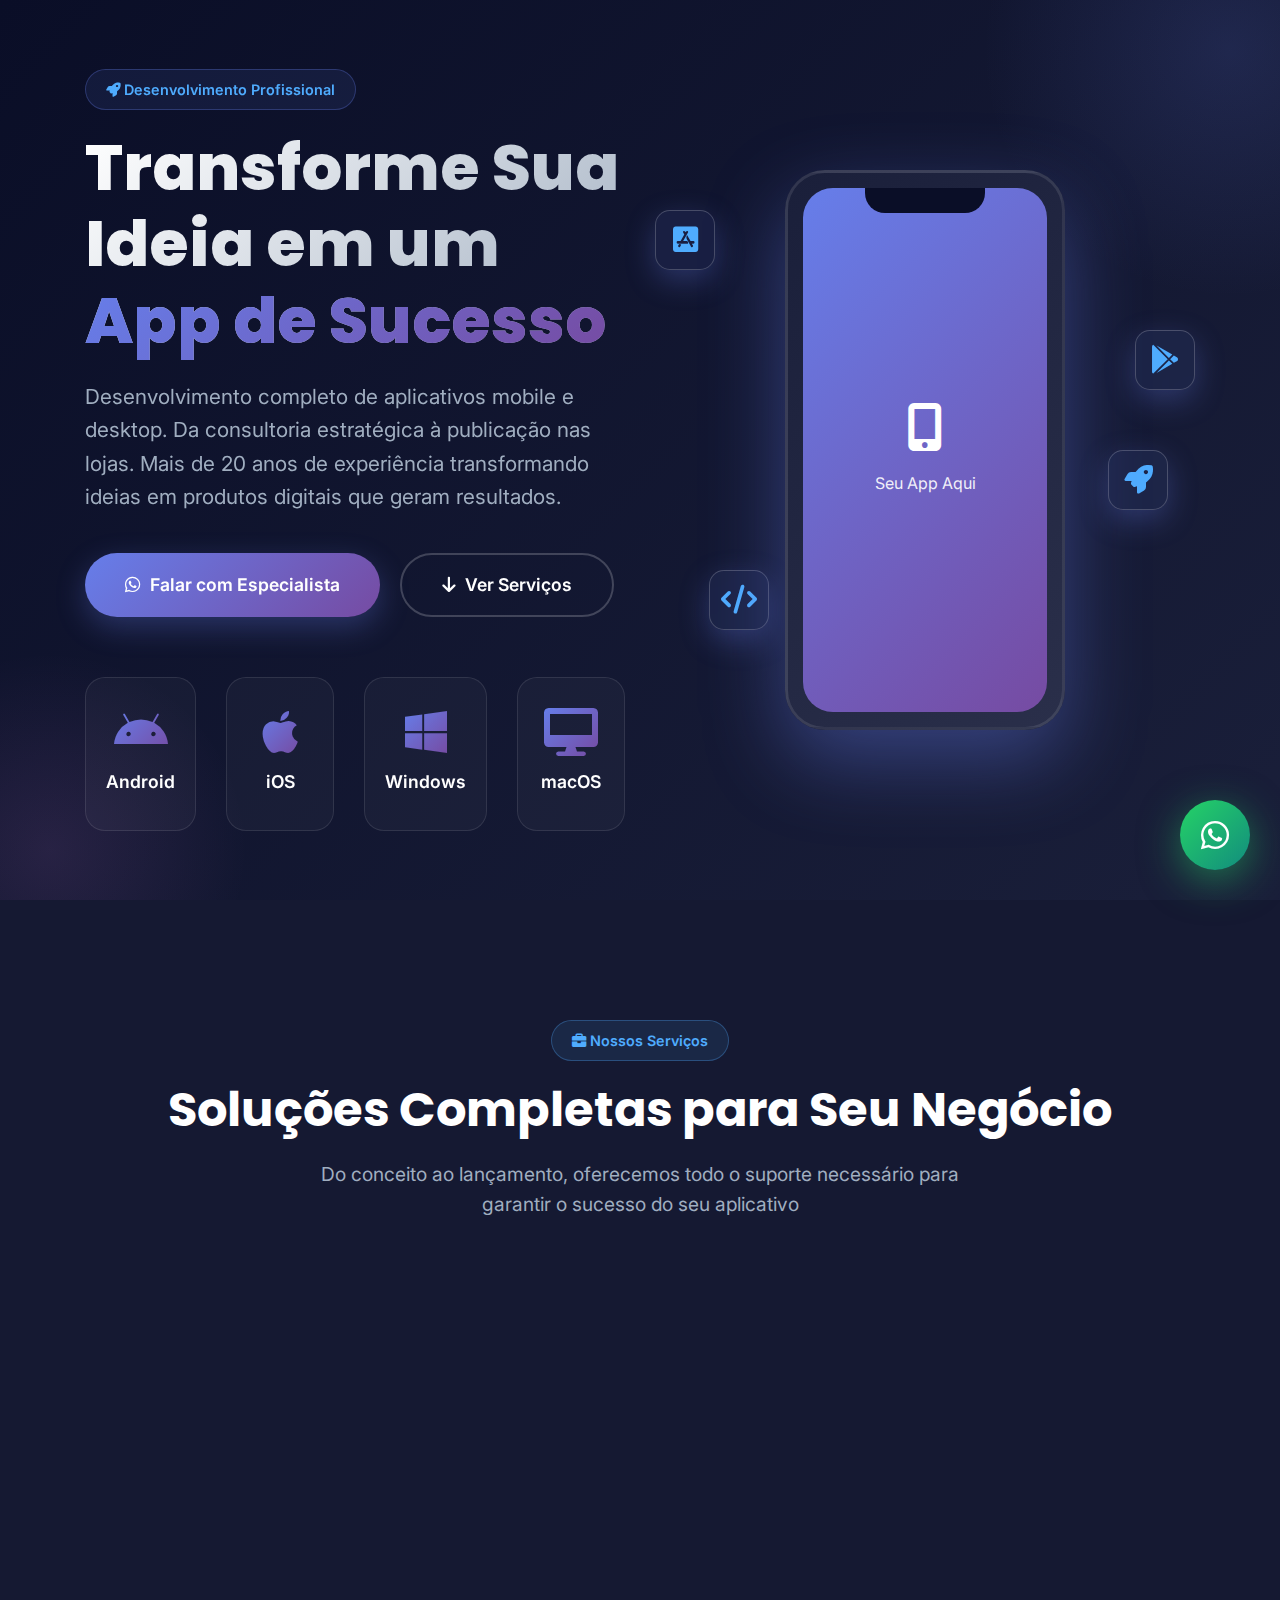
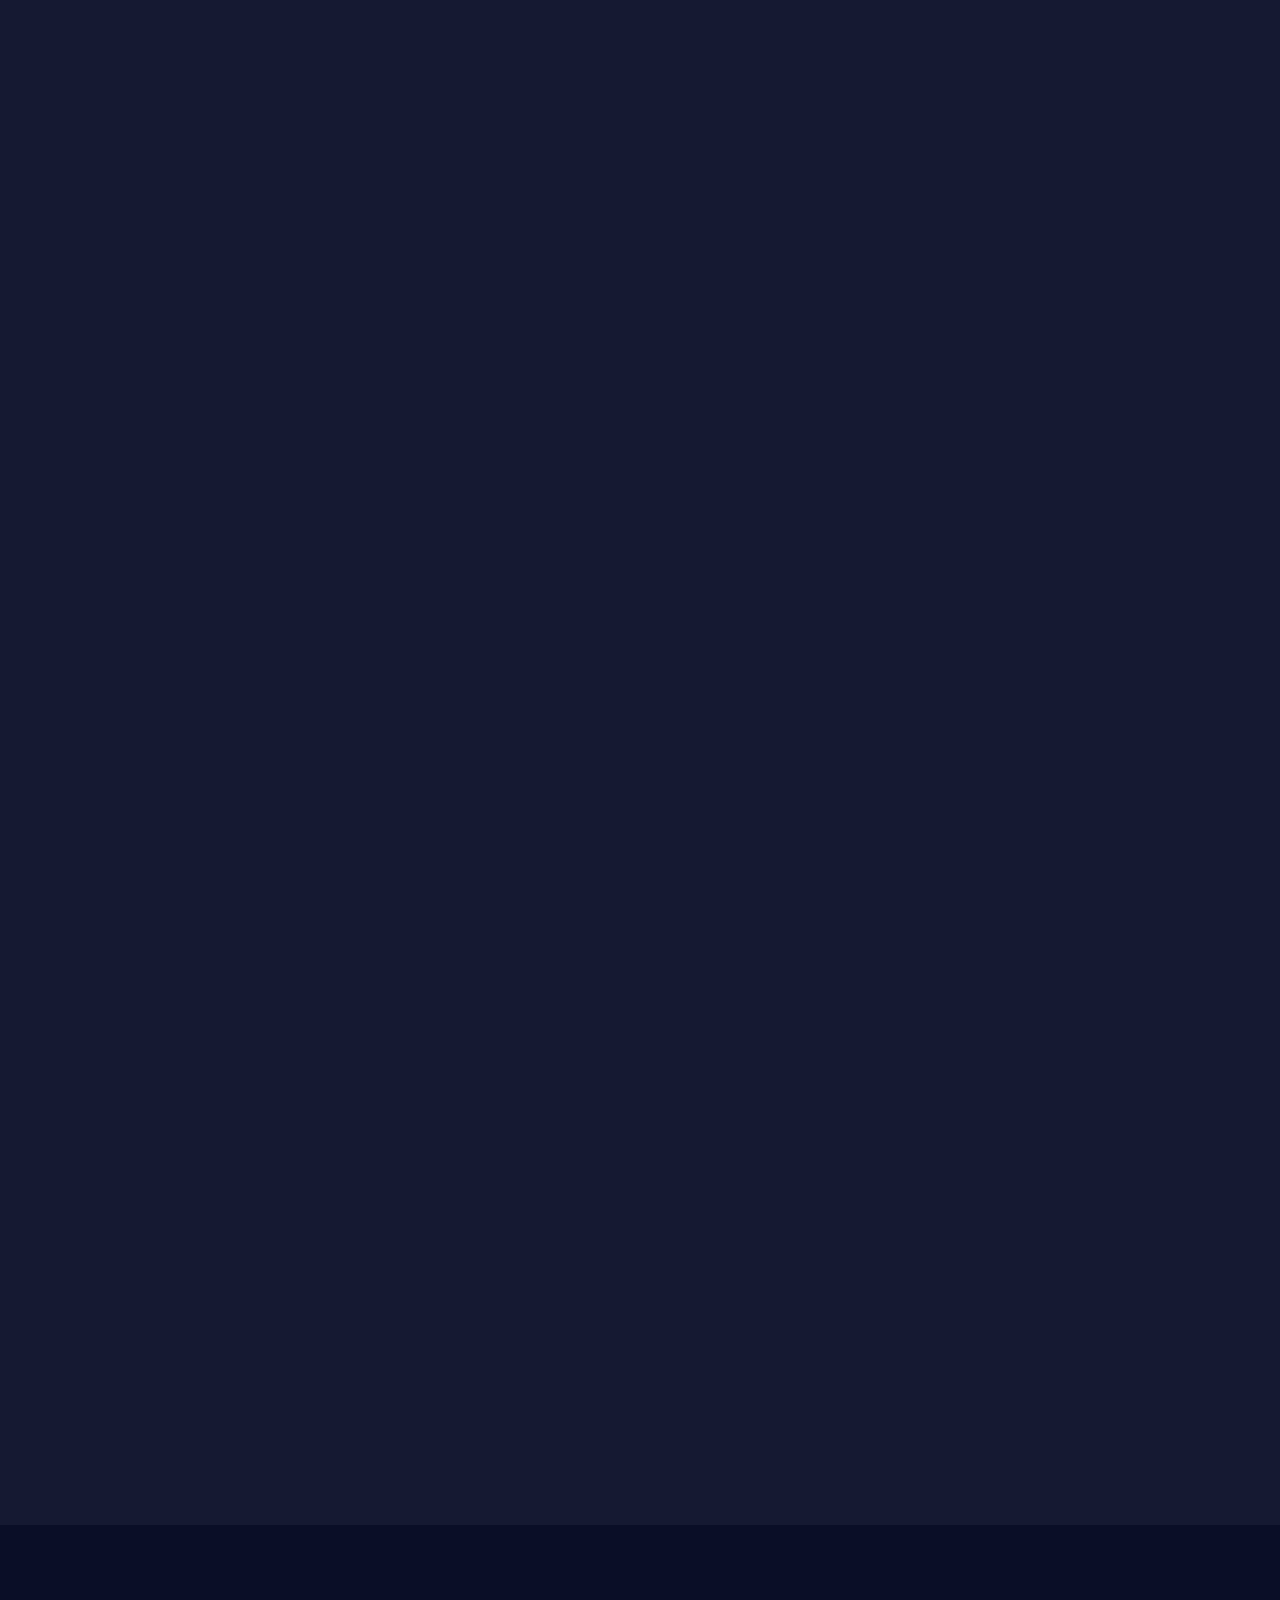
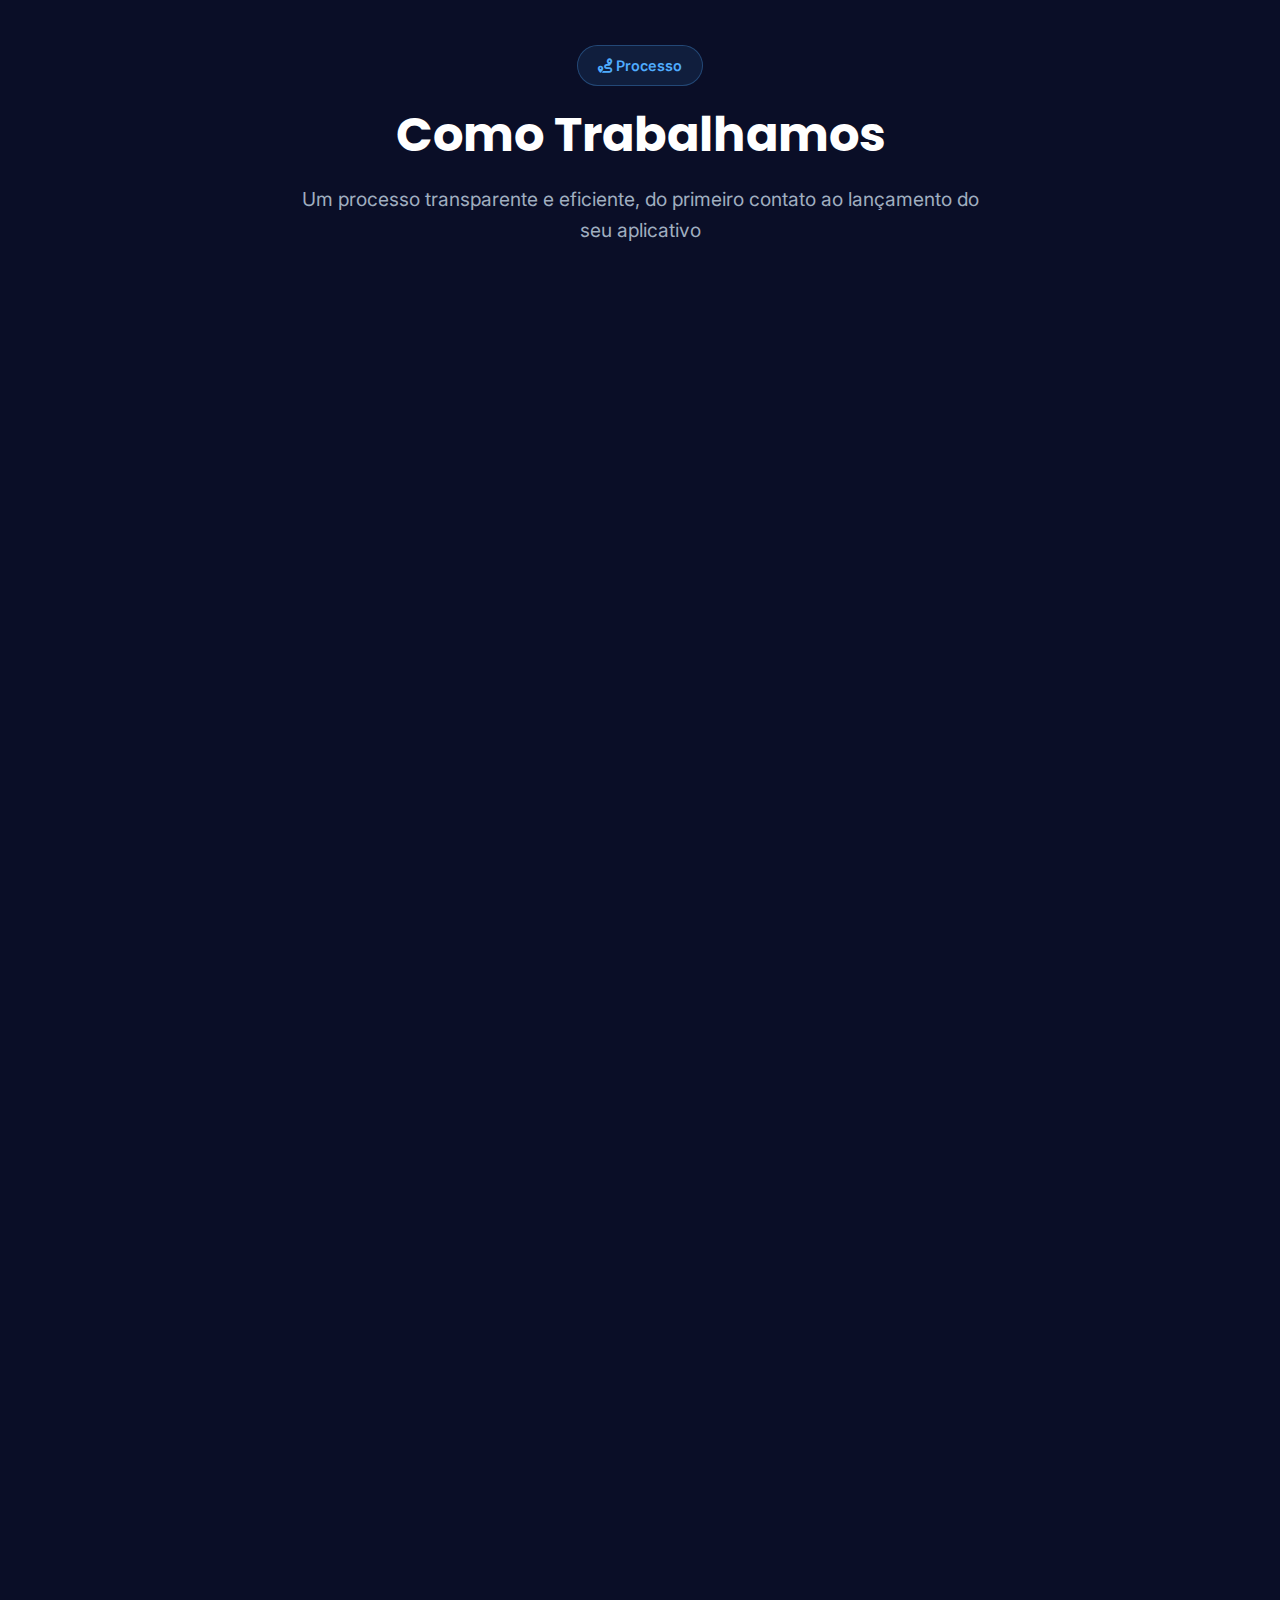
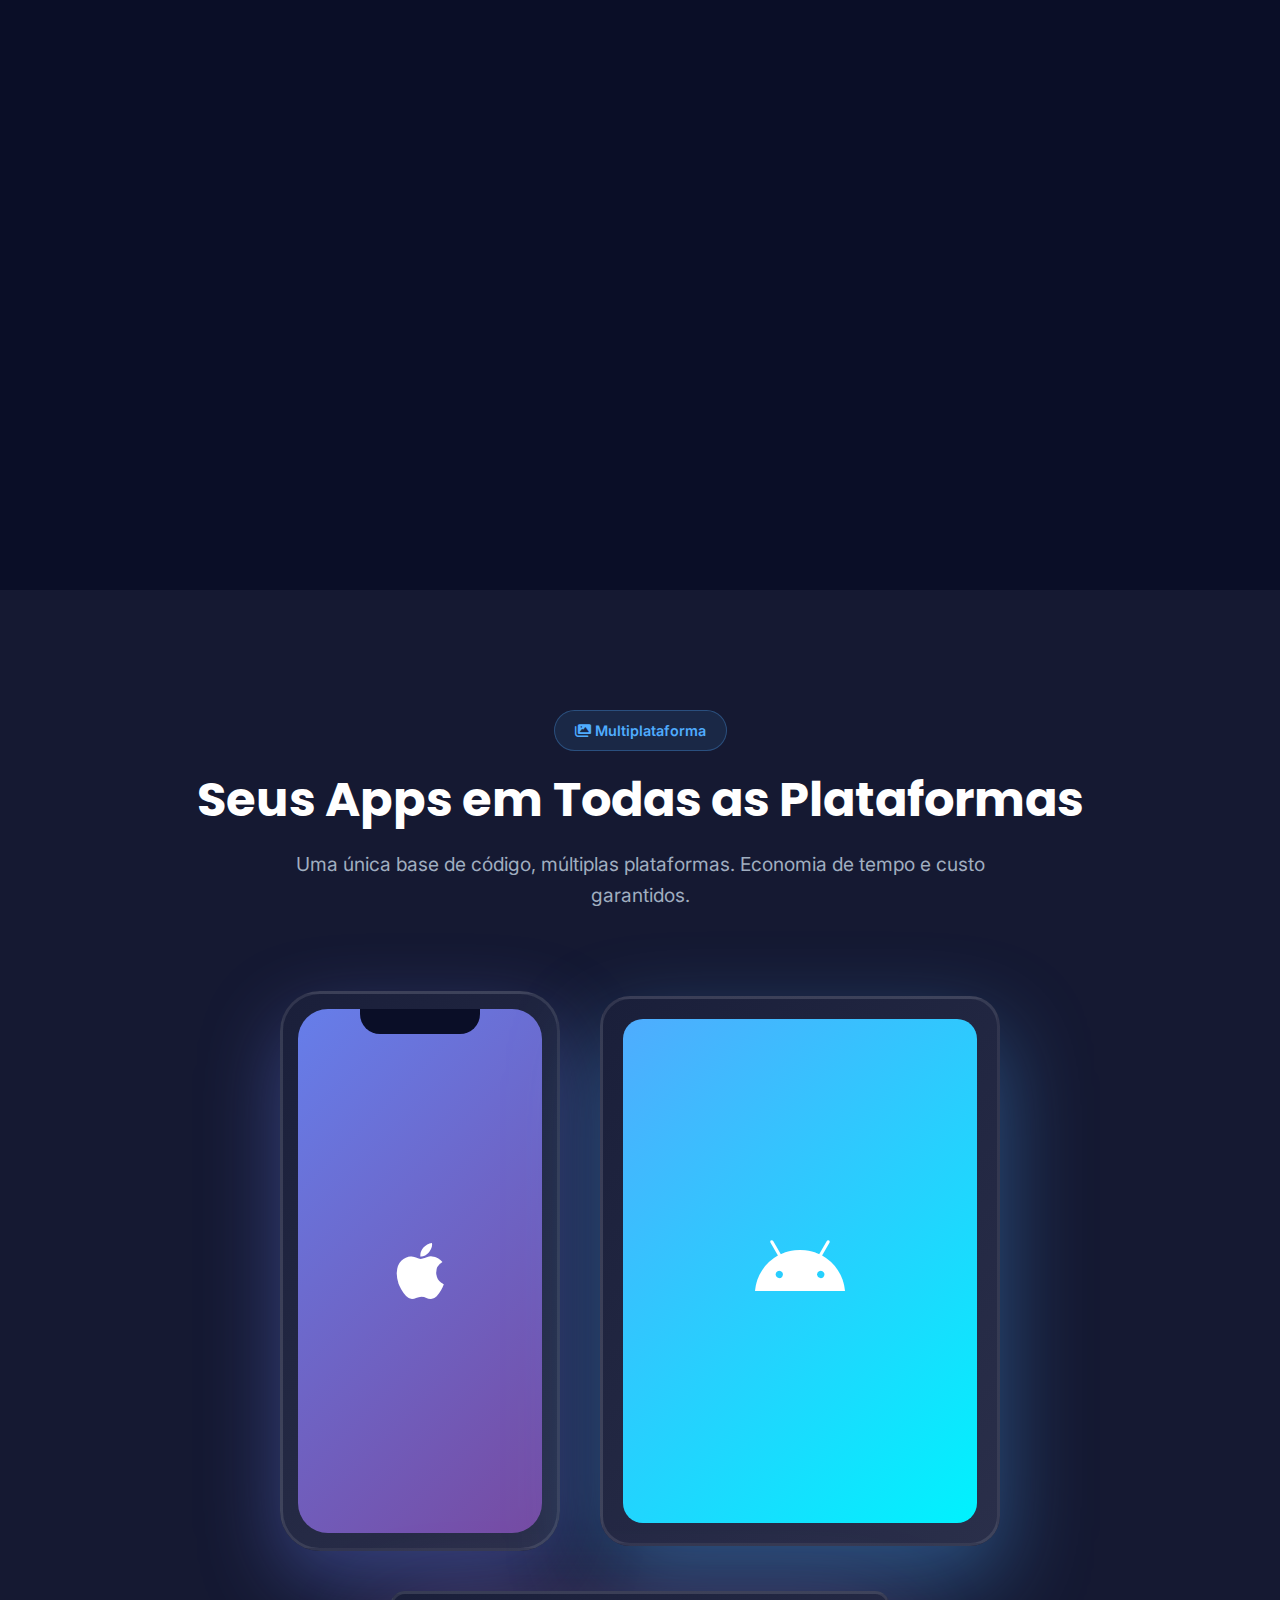
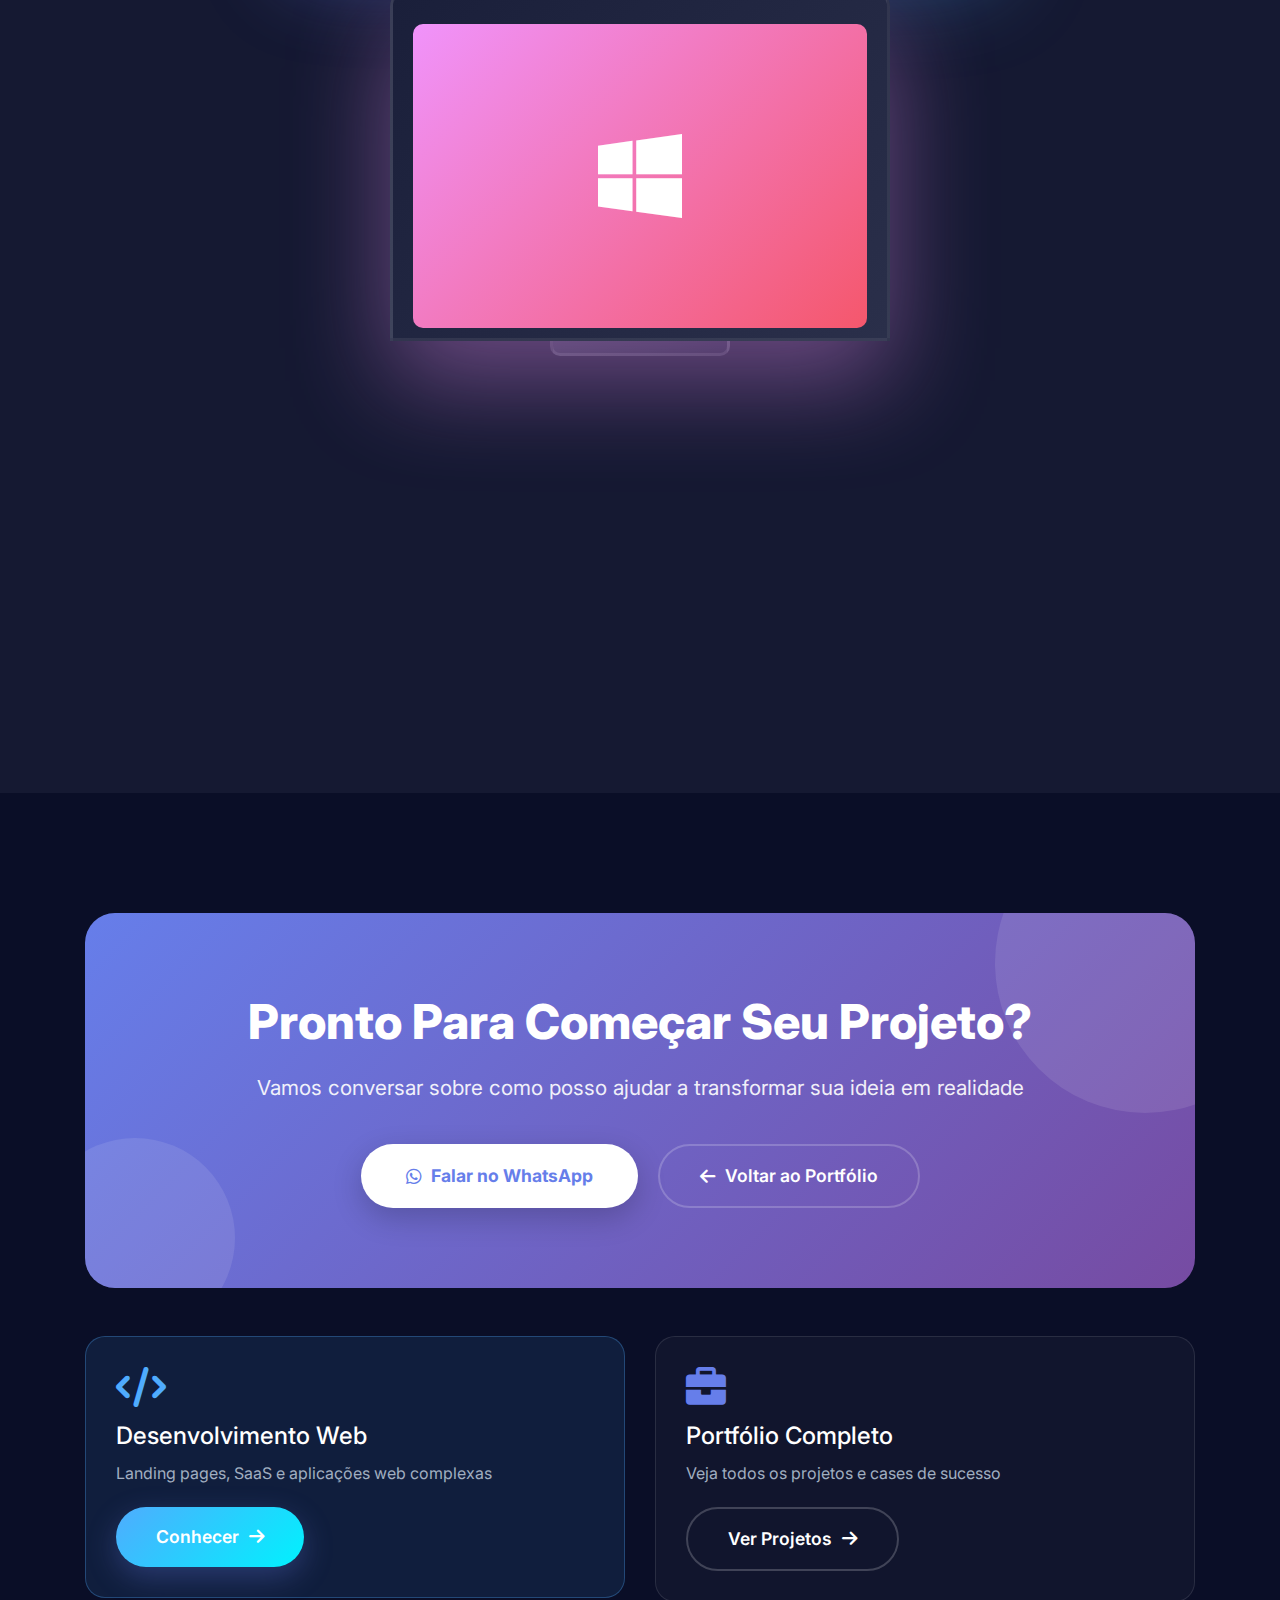
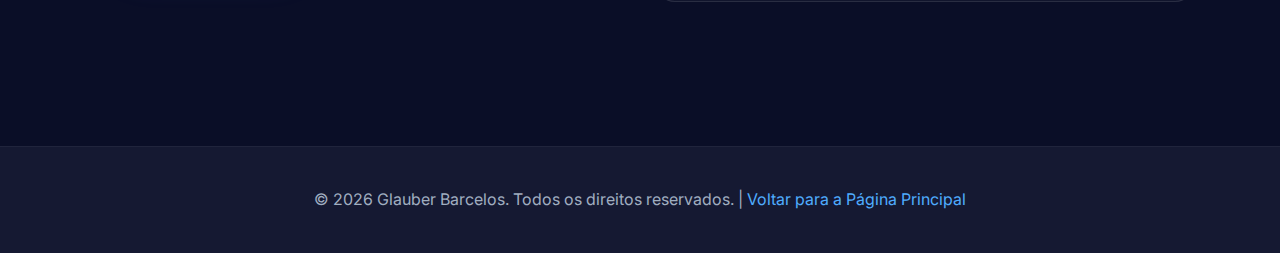
<file: desenvolvimento-mobile-desktop.html>
<!DOCTYPE html>
<html lang="pt-BR">
<head>
    <meta charset="UTF-8">
    <meta name="viewport" content="width=device-width, initial-scale=1.0">
    <title>Desenvolvimento .NET MAUI: Apps iOS, Android e Desktop | Glauber Barcelos</title>
    
    <!-- SEO Meta Tags -->
    <meta name="description" content="Crie seu app para iOS e Android com .NET MAUI. Engenheiro Senior com 20+ anos: da concepção à publicação na App Store e Google Play. Consultoria e desenvolvimento completo, remoto no Brasil.">
    <meta name="keywords" content="desenvolvimento .net maui, app ios android, aplicativo desktop windows macos, publicação app store google play, consultoria mobile, freelancer .net maui">
    <link rel="canonical" href="https://glauberbarcelos.com.br/desenvolvimento-mobile-desktop.html">
    
    <!-- Open Graph -->
    <meta property="og:title" content="Desenvolvimento .NET MAUI: Apps iOS, Android e Desktop | Glauber Barcelos">
    <meta property="og:description" content="Crie seu app para iOS e Android com .NET MAUI. Da concepção à publicação nas lojas. Engenheiro Senior com 20+ anos de experiência.">
    <meta property="og:type" content="website">
    <meta property="og:url" content="https://glauberbarcelos.com.br/desenvolvimento-mobile-desktop.html">
    <meta property="og:image" content="https://glauberbarcelos.com.br/img/glauber.jpeg">

    <!-- Google Analytics 4
         Substitua G-XXXXXXXXXX pelo seu Measurement ID após criar a propriedade em analytics.google.com
    -->
    <!--
    <script async src="https://www.googletagmanager.com/gtag/js?id=G-XXXXXXXXXX"></script>
    <script>
        window.dataLayer = window.dataLayer || [];
        function gtag(){dataLayer.push(arguments);}
        gtag('js', new Date());
        gtag('config', 'G-XXXXXXXXXX');
    </script>
    -->

    <!-- Schema.org JSON-LD -->
    <script type="application/ld+json">
    {
      "@context": "https://schema.org",
      "@graph": [
        {
          "@type": "Service",
          "@id": "https://glauberbarcelos.com.br/desenvolvimento-mobile-desktop.html#service",
          "name": "Desenvolvimento Mobile & Desktop com .NET MAUI",
          "description": "Desenvolvimento profissional de aplicativos iOS e Android com .NET MAUI. Cobertura completa: concepção, desenvolvimento, publicação na App Store e Google Play. Windows e macOS também suportados.",
          "provider": {
            "@type": "Person",
            "name": "Glauber Barcelos",
            "url": "https://glauberbarcelos.com.br/"
          },
          "serviceType": "Desenvolvimento de Aplicativos Mobile",
          "areaServed": { "@type": "Country", "name": "Brasil" },
          "url": "https://glauberbarcelos.com.br/desenvolvimento-mobile-desktop.html"
        },
        {
          "@type": "BreadcrumbList",
          "itemListElement": [
            { "@type": "ListItem", "position": 1, "name": "Início", "item": "https://glauberbarcelos.com.br/" },
            { "@type": "ListItem", "position": 2, "name": "Desenvolvimento Mobile & Desktop", "item": "https://glauberbarcelos.com.br/desenvolvimento-mobile-desktop.html" }
          ]
        }
      ]
    }
    </script>
    
    <!-- Styles -->
    <link rel="stylesheet" href="https://stackpath.bootstrapcdn.com/bootstrap/4.5.2/css/bootstrap.min.css">
    <link rel="stylesheet" href="https://cdnjs.cloudflare.com/ajax/libs/font-awesome/6.0.0/css/all.min.css">
    <link href="https://fonts.googleapis.com/css2?family=Poppins:wght@300;400;500;600;700;800;900&family=Inter:wght@300;400;500;600;700;800&display=swap" rel="stylesheet">
    
    <style>
        :root {
            --primary-gradient: linear-gradient(135deg, #667eea 0%, #764ba2 100%);
            --secondary-gradient: linear-gradient(135deg, #f093fb 0%, #f5576c 100%);
            --tech-gradient: linear-gradient(135deg, #4facfe 0%, #00f2fe 100%);
            --success-gradient: linear-gradient(135deg, #43e97b 0%, #38f9d7 100%);
            --dark-bg: #0a0e27;
            --dark-surface: #151932;
            --card-bg: #1a1f3a;
            --text-primary: #ffffff;
            --text-secondary: #a0aec0;
            --accent-blue: #4facfe;
            --accent-purple: #667eea;
            --accent-pink: #f093fb;
        }

        * {
            margin: 0;
            padding: 0;
            box-sizing: border-box;
        }

        body {
            font-family: 'Inter', sans-serif;
            background: var(--dark-bg);
            color: var(--text-primary);
            overflow-x: hidden;
            line-height: 1.6;
        }

        /* Hero Section */
        .hero-section {
            min-height: 100vh;
            display: flex;
            align-items: center;
            position: relative;
            overflow: hidden;
            background: linear-gradient(135deg, #0a0e27 0%, #1a1f3a 100%);
        }

        .hero-section::before {
            content: '';
            position: absolute;
            width: 500px;
            height: 500px;
            background: radial-gradient(circle, rgba(102, 126, 234, 0.15) 0%, transparent 70%);
            top: -200px;
            right: -200px;
            border-radius: 50%;
            animation: float 20s infinite ease-in-out;
        }

        .hero-section::after {
            content: '';
            position: absolute;
            width: 400px;
            height: 400px;
            background: radial-gradient(circle, rgba(240, 147, 251, 0.1) 0%, transparent 70%);
            bottom: -150px;
            left: -150px;
            border-radius: 50%;
            animation: float 15s infinite ease-in-out reverse;
        }

        @keyframes float {
            0%, 100% { transform: translate(0, 0) scale(1); }
            50% { transform: translate(50px, 50px) scale(1.1); }
        }

        .hero-content {
            position: relative;
            z-index: 2;
        }

        .hero-badge {
            display: inline-block;
            padding: 8px 20px;
            background: rgba(102, 126, 234, 0.1);
            border: 1px solid rgba(102, 126, 234, 0.3);
            border-radius: 50px;
            color: var(--accent-blue);
            font-size: 0.9rem;
            font-weight: 600;
            margin-bottom: 20px;
            animation: slideDown 0.8s ease-out;
        }

        .hero-title {
            font-family: 'Poppins', sans-serif;
            font-size: 4rem;
            font-weight: 800;
            line-height: 1.2;
            margin-bottom: 20px;
            background: linear-gradient(135deg, #ffffff 0%, #a0aec0 100%);
            -webkit-background-clip: text;
            -webkit-text-fill-color: transparent;
            animation: slideUp 0.8s ease-out 0.2s both;
        }

        .hero-title .gradient-text {
            background: var(--primary-gradient);
            -webkit-background-clip: text;
            -webkit-text-fill-color: transparent;
            display: inline-block;
        }

        .hero-description {
            font-size: 1.3rem;
            color: var(--text-secondary);
            margin-bottom: 40px;
            max-width: 600px;
            animation: slideUp 0.8s ease-out 0.4s both;
        }

        .hero-cta {
            display: flex;
            gap: 20px;
            flex-wrap: wrap;
            animation: slideUp 0.8s ease-out 0.6s both;
        }

        .btn-primary-custom {
            padding: 16px 40px;
            background: var(--primary-gradient);
            color: white;
            border: none;
            border-radius: 50px;
            font-weight: 600;
            font-size: 1.1rem;
            cursor: pointer;
            transition: all 0.3s ease;
            text-decoration: none;
            display: inline-flex;
            align-items: center;
            gap: 10px;
            box-shadow: 0 10px 30px rgba(102, 126, 234, 0.3);
        }

        .btn-primary-custom:hover {
            transform: translateY(-3px);
            box-shadow: 0 15px 40px rgba(102, 126, 234, 0.4);
            color: white;
            text-decoration: none;
        }

        .btn-secondary-custom {
            padding: 16px 40px;
            background: transparent;
            color: white;
            border: 2px solid rgba(255, 255, 255, 0.2);
            border-radius: 50px;
            font-weight: 600;
            font-size: 1.1rem;
            cursor: pointer;
            transition: all 0.3s ease;
            text-decoration: none;
            display: inline-flex;
            align-items: center;
            gap: 10px;
        }

        .btn-secondary-custom:hover {
            border-color: var(--accent-purple);
            background: rgba(102, 126, 234, 0.1);
            transform: translateY(-3px);
            color: white;
            text-decoration: none;
        }

        .hero-image {
            position: relative;
            animation: slideLeft 0.8s ease-out 0.4s both;
            display: flex;
            justify-content: center;
            align-items: center;
            min-height: 600px;
        }

        .floating-device {
            position: relative;
            z-index: 2;
            animation: float 6s ease-in-out infinite;
        }

        @keyframes float {
            0%, 100% {
                transform: translateY(0px) rotate(-5deg);
            }
            50% {
                transform: translateY(-30px) rotate(5deg);
            }
        }

        .floating-icons {
            position: absolute;
            top: 0;
            left: 0;
            width: 100%;
            height: 100%;
            pointer-events: none;
        }

        .float-icon {
            position: absolute;
            width: 60px;
            height: 60px;
            background: rgba(102, 126, 234, 0.1);
            backdrop-filter: blur(10px);
            border: 1px solid rgba(255, 255, 255, 0.2);
            border-radius: 15px;
            display: flex;
            align-items: center;
            justify-content: center;
            font-size: 1.8rem;
            color: var(--accent-blue);
            animation: float-icon 4s ease-in-out infinite;
            box-shadow: 0 10px 30px rgba(102, 126, 234, 0.3);
        }

        @keyframes float-icon {
            0%, 100% {
                transform: translateY(0px) rotate(0deg);
            }
            50% {
                transform: translateY(-20px) rotate(10deg);
            }
        }

        .hero-image img {
            max-width: 100%;
            height: auto;
            filter: drop-shadow(0 20px 60px rgba(102, 126, 234, 0.3));
        }

        /* Platform Icons */
        .platform-icons {
            display: grid;
            grid-template-columns: repeat(4, 1fr);
            gap: 30px;
            margin-top: 60px;
            animation: slideUp 0.8s ease-out 0.8s both;
        }

        .platform-icon {
            text-align: center;
            padding: 30px 20px;
            background: rgba(255, 255, 255, 0.03);
            border: 1px solid rgba(255, 255, 255, 0.1);
            border-radius: 20px;
            transition: all 0.3s ease;
        }

        .platform-icon:hover {
            background: rgba(255, 255, 255, 0.05);
            border-color: var(--accent-purple);
            transform: translateY(-5px);
        }

        .platform-icon i {
            font-size: 3rem;
            margin-bottom: 15px;
            background: var(--primary-gradient);
            -webkit-background-clip: text;
            -webkit-text-fill-color: transparent;
        }

        .platform-icon h4 {
            font-size: 1.1rem;
            font-weight: 600;
            color: var(--text-primary);
        }

        /* Services Section */
        .services-section {
            padding: 120px 0;
            position: relative;
            background: var(--dark-surface);
        }

        .section-header {
            text-align: center;
            margin-bottom: 80px;
        }

        .section-badge {
            display: inline-block;
            padding: 8px 20px;
            background: rgba(79, 172, 254, 0.1);
            border: 1px solid rgba(79, 172, 254, 0.3);
            border-radius: 50px;
            color: var(--accent-blue);
            font-size: 0.9rem;
            font-weight: 600;
            margin-bottom: 20px;
        }

        .section-title {
            font-family: 'Poppins', sans-serif;
            font-size: 3rem;
            font-weight: 700;
            margin-bottom: 20px;
        }

        .section-description {
            font-size: 1.2rem;
            color: var(--text-secondary);
            max-width: 700px;
            margin: 0 auto;
        }

        .service-card {
            background: var(--card-bg);
            border-radius: 24px;
            padding: 50px 40px;
            height: 100%;
            border: 1px solid rgba(255, 255, 255, 0.05);
            transition: all 0.4s ease;
            position: relative;
            overflow: hidden;
        }

        .service-card::before {
            content: '';
            position: absolute;
            top: 0;
            left: 0;
            width: 100%;
            height: 4px;
            background: var(--primary-gradient);
            transform: scaleX(0);
            transition: transform 0.4s ease;
        }

        .service-card:hover {
            transform: translateY(-10px);
            border-color: rgba(102, 126, 234, 0.3);
            box-shadow: 0 20px 60px rgba(102, 126, 234, 0.2);
        }

        .service-card:hover::before {
            transform: scaleX(1);
        }

        .service-icon {
            width: 80px;
            height: 80px;
            background: var(--primary-gradient);
            border-radius: 20px;
            display: flex;
            align-items: center;
            justify-content: center;
            margin-bottom: 30px;
            font-size: 2rem;
            color: white;
        }

        .service-card h3 {
            font-size: 1.6rem;
            font-weight: 700;
            margin-bottom: 20px;
        }

        .service-card p {
            color: var(--text-secondary);
            font-size: 1.05rem;
            margin-bottom: 30px;
            line-height: 1.8;
        }

        .service-features {
            list-style: none;
            padding: 0;
        }

        .service-features li {
            padding: 12px 0;
            color: var(--text-secondary);
            display: flex;
            align-items: center;
            gap: 12px;
            font-size: 1rem;
        }

        .service-features li i {
            color: var(--accent-blue);
            font-size: 1.2rem;
        }

        /* Process Section */
        .process-section {
            padding: 120px 0;
            background: var(--dark-bg);
        }

        .process-timeline {
            position: relative;
            padding: 60px 0;
        }

        .process-step {
            display: flex;
            gap: 40px;
            margin-bottom: 60px;
            align-items: center;
        }

        .process-step:nth-child(even) {
            flex-direction: row-reverse;
        }

        .process-number {
            min-width: 100px;
            height: 100px;
            background: var(--primary-gradient);
            border-radius: 50%;
            display: flex;
            align-items: center;
            justify-content: center;
            font-size: 2.5rem;
            font-weight: 800;
            box-shadow: 0 10px 40px rgba(102, 126, 234, 0.3);
            position: relative;
        }

        .process-content {
            flex: 1;
            background: var(--card-bg);
            padding: 40px;
            border-radius: 20px;
            border: 1px solid rgba(255, 255, 255, 0.05);
        }

        .process-content h3 {
            font-size: 1.8rem;
            font-weight: 700;
            margin-bottom: 15px;
        }

        .process-content p {
            color: var(--text-secondary);
            font-size: 1.1rem;
            line-height: 1.8;
        }

        /* Gallery Section */
        .gallery-section {
            padding: 120px 0;
            background: var(--dark-surface);
            position: relative;
            overflow: hidden;
        }

        .device-showcase {
            display: flex;
            justify-content: center;
            align-items: center;
            gap: 40px;
            margin-top: 60px;
            flex-wrap: wrap;
        }

        .device-frame {
            position: relative;
            transition: all 0.4s ease;
        }

        .device-frame:hover {
            transform: translateY(-20px) scale(1.05);
        }

        .phone-mockup {
            width: 280px;
            height: 560px;
            background: linear-gradient(135deg, #1a1f3a 0%, #2a2f4a 100%);
            border-radius: 40px;
            padding: 15px;
            box-shadow: 0 30px 80px rgba(102, 126, 234, 0.4);
            position: relative;
            border: 3px solid rgba(255, 255, 255, 0.1);
        }

        .phone-screen {
            width: 100%;
            height: 100%;
            background: linear-gradient(135deg, #667eea 0%, #764ba2 100%);
            border-radius: 30px;
            overflow: hidden;
            display: flex;
            align-items: center;
            justify-content: center;
            font-size: 4rem;
            color: white;
        }

        .phone-notch {
            position: absolute;
            top: 15px;
            left: 50%;
            transform: translateX(-50%);
            width: 120px;
            height: 25px;
            background: #0a0e27;
            border-radius: 0 0 20px 20px;
            z-index: 10;
        }

        .tablet-mockup {
            width: 400px;
            height: 550px;
            background: linear-gradient(135deg, #1a1f3a 0%, #2a2f4a 100%);
            border-radius: 30px;
            padding: 20px;
            box-shadow: 0 35px 90px rgba(79, 172, 254, 0.4);
            border: 3px solid rgba(255, 255, 255, 0.1);
        }

        .tablet-screen {
            width: 100%;
            height: 100%;
            background: linear-gradient(135deg, #4facfe 0%, #00f2fe 100%);
            border-radius: 20px;
            overflow: hidden;
            display: flex;
            align-items: center;
            justify-content: center;
            font-size: 5rem;
            color: white;
        }

        .desktop-mockup {
            width: 500px;
            height: 350px;
            background: linear-gradient(135deg, #1a1f3a 0%, #2a2f4a 100%);
            border-radius: 15px 15px 0 0;
            padding: 30px 20px 10px;
            box-shadow: 0 40px 100px rgba(240, 147, 251, 0.4);
            border: 3px solid rgba(255, 255, 255, 0.1);
            position: relative;
        }

        .desktop-screen {
            width: 100%;
            height: 100%;
            background: linear-gradient(135deg, #f093fb 0%, #f5576c 100%);
            border-radius: 10px;
            overflow: hidden;
            display: flex;
            align-items: center;
            justify-content: center;
            font-size: 6rem;
            color: white;
        }

        .desktop-base {
            width: 180px;
            height: 15px;
            background: linear-gradient(135deg, #2a2f4a 0%, #1a1f3a 100%);
            margin: 0 auto;
            border-radius: 0 0 10px 10px;
            border: 3px solid rgba(255, 255, 255, 0.1);
            border-top: none;
        }

        .stats-grid {
            display: grid;
            grid-template-columns: repeat(auto-fit, minmax(250px, 1fr));
            gap: 30px;
            margin-top: 80px;
        }

        .stat-box {
            background: var(--card-bg);
            padding: 40px 30px;
            border-radius: 20px;
            text-align: center;
            border: 1px solid rgba(255, 255, 255, 0.05);
            transition: all 0.3s ease;
        }

        .stat-box:hover {
            transform: translateY(-10px);
            border-color: var(--accent-purple);
            box-shadow: 0 20px 50px rgba(102, 126, 234, 0.3);
        }

        .stat-number {
            font-size: 3.5rem;
            font-weight: 800;
            background: var(--primary-gradient);
            -webkit-background-clip: text;
            -webkit-text-fill-color: transparent;
            margin-bottom: 10px;
        }

        .stat-label {
            color: var(--text-secondary);
            font-size: 1.1rem;
            font-weight: 600;
        }

        @keyframes float-device {
            0%, 100% { transform: translateY(0px); }
            50% { transform: translateY(-20px); }
        }

        .device-frame:nth-child(1) {
            animation: float-device 6s ease-in-out infinite;
        }

        .device-frame:nth-child(2) {
            animation: float-device 5s ease-in-out infinite 0.5s;
        }

        .device-frame:nth-child(3) {
            animation: float-device 7s ease-in-out infinite 1s;
        }

        /* CTA Section */
        .cta-section {
            padding: 120px 0;
            background: var(--dark-bg);
            position: relative;
            overflow: hidden;
        }

        .cta-card {
            background: var(--primary-gradient);
            border-radius: 30px;
            padding: 80px 60px;
            text-align: center;
            position: relative;
            overflow: hidden;
        }

        .cta-card::before {
            content: '';
            position: absolute;
            width: 300px;
            height: 300px;
            background: rgba(255, 255, 255, 0.1);
            border-radius: 50%;
            top: -100px;
            right: -100px;
        }

        .cta-card::after {
            content: '';
            position: absolute;
            width: 200px;
            height: 200px;
            background: rgba(255, 255, 255, 0.1);
            border-radius: 50%;
            bottom: -50px;
            left: -50px;
        }

        .cta-card h2 {
            font-size: 3rem;
            font-weight: 800;
            margin-bottom: 20px;
            position: relative;
            z-index: 2;
        }

        .cta-card p {
            font-size: 1.3rem;
            margin-bottom: 40px;
            opacity: 0.9;
            position: relative;
            z-index: 2;
        }

        .cta-buttons {
            display: flex;
            gap: 20px;
            justify-content: center;
            flex-wrap: wrap;
            position: relative;
            z-index: 2;
        }

        .btn-white {
            padding: 18px 45px;
            background: white;
            color: #667eea;
            border: none;
            border-radius: 50px;
            font-weight: 700;
            font-size: 1.1rem;
            cursor: pointer;
            transition: all 0.3s ease;
            text-decoration: none;
            display: inline-flex;
            align-items: center;
            gap: 10px;
            box-shadow: 0 10px 30px rgba(0, 0, 0, 0.2);
        }

        .btn-white:hover {
            transform: translateY(-3px);
            box-shadow: 0 15px 40px rgba(0, 0, 0, 0.3);
            color: #667eea;
            text-decoration: none;
        }

        /* WhatsApp Floating Button */
        .whatsapp-float {
            position: fixed;
            width: 70px;
            height: 70px;
            bottom: 30px;
            right: 30px;
            background: linear-gradient(135deg, #25d366 0%, #128c7e 100%);
            color: #FFF;
            border-radius: 50%;
            text-align: center;
            font-size: 2rem;
            box-shadow: 0 10px 40px rgba(37, 211, 102, 0.5);
            z-index: 1000;
            display: flex;
            align-items: center;
            justify-content: center;
            cursor: pointer;
            transition: all 0.3s ease;
            animation: pulse 2s infinite;
        }

        .whatsapp-float:hover {
            transform: scale(1.1);
            box-shadow: 0 15px 50px rgba(37, 211, 102, 0.6);
            text-decoration: none;
            color: #FFF;
        }

        @keyframes pulse {
            0%, 100% {
                box-shadow: 0 10px 40px rgba(37, 211, 102, 0.5);
            }
            50% {
                box-shadow: 0 10px 60px rgba(37, 211, 102, 0.7);
            }
        }

        /* Animations */
        @keyframes slideDown {
            from {
                opacity: 0;
                transform: translateY(-30px);
            }
            to {
                opacity: 1;
                transform: translateY(0);
            }
        }

        @keyframes slideUp {
            from {
                opacity: 0;
                transform: translateY(30px);
            }
            to {
                opacity: 1;
                transform: translateY(0);
            }
        }

        @keyframes slideLeft {
            from {
                opacity: 0;
                transform: translateX(50px);
            }
            to {
                opacity: 1;
                transform: translateX(0);
            }
        }

        /* Responsive */
        @media (max-width: 768px) {
            .hero-title {
                font-size: 2.5rem;
            }

            .hero-description {
                font-size: 1.1rem;
            }

            .platform-icons {
                grid-template-columns: repeat(2, 1fr);
                gap: 20px;
            }

            .section-title {
                font-size: 2rem;
            }

            .process-step,
            .process-step:nth-child(even) {
                flex-direction: column;
            }

            .cta-card {
                padding: 60px 30px;
            }

            .cta-card h2 {
                font-size: 2rem;
            }

            .whatsapp-float {
                width: 60px;
                height: 60px;
                font-size: 1.8rem;
                bottom: 20px;
                right: 20px;
            }

            .device-showcase {
                flex-direction: column;
                gap: 40px;
            }

            .phone-mockup {
                width: 240px;
                height: 480px;
            }

            .tablet-mockup {
                width: 320px;
                height: 440px;
            }

            .desktop-mockup {
                width: 100%;
                max-width: 380px;
                height: 280px;
            }

            .hero-image {
                min-height: 400px;
                margin-top: 40px;
            }

            .floating-device .phone-mockup {
                width: 220px;
                height: 440px;
            }

            .float-icon {
                width: 50px;
                height: 50px;
                font-size: 1.5rem;
            }

            .stats-grid {
                grid-template-columns: repeat(2, 1fr);
            }
        }

        /* Footer */
        .footer {
            background: var(--dark-surface);
            padding: 40px 0;
            text-align: center;
            border-top: 1px solid rgba(255, 255, 255, 0.05);
        }

        .footer p {
            color: var(--text-secondary);
            margin: 0;
        }

        .footer a {
            color: var(--accent-blue);
            text-decoration: none;
            transition: color 0.3s ease;
        }

        .footer a:hover {
            color: var(--accent-purple);
        }
    </style>
</head>
<body>

    <!-- Hero Section -->
    <section class="hero-section">
        <div class="container">
            <div class="row align-items-center">
                <div class="col-lg-6">
                    <div class="hero-content">
                        <div class="hero-badge">
                            <i class="fas fa-rocket"></i> Desenvolvimento Profissional
                        </div>
                        <h1 class="hero-title">
                            Transforme Sua Ideia em um <span class="gradient-text">App de Sucesso</span>
                        </h1>
                        <p class="hero-description">
                            Desenvolvimento completo de aplicativos mobile e desktop. Da consultoria estratégica à publicação nas lojas. Mais de 20 anos de experiência transformando ideias em produtos digitais que geram resultados.
                        </p>
                        <div class="hero-cta">
                            <a href="#contact" class="btn-primary-custom">
                                <i class="fab fa-whatsapp"></i> Falar com Especialista
                            </a>
                            <a href="#services" class="btn-secondary-custom">
                                <i class="fas fa-arrow-down"></i> Ver Serviços
                            </a>
                        </div>

                        <!-- Platform Icons -->
                        <div class="platform-icons">
                            <div class="platform-icon">
                                <i class="fab fa-android"></i>
                                <h4>Android</h4>
                            </div>
                            <div class="platform-icon">
                                <i class="fab fa-apple"></i>
                                <h4>iOS</h4>
                            </div>
                            <div class="platform-icon">
                                <i class="fab fa-windows"></i>
                                <h4>Windows</h4>
                            </div>
                            <div class="platform-icon">
                                <i class="fas fa-desktop"></i>
                                <h4>macOS</h4>
                            </div>
                        </div>
                    </div>
                </div>
                <div class="col-lg-6">
                    <div class="hero-image">
                        <div class="floating-device">
                            <div class="phone-mockup">
                                <div class="phone-notch"></div>
                                <div class="phone-screen" style="background: linear-gradient(135deg, #667eea 0%, #764ba2 100%); font-size: 3rem;">
                                    <div style="text-align: center;">
                                        <i class="fas fa-mobile-alt" style="display: block; margin-bottom: 20px;"></i>
                                        <div style="font-size: 1rem; opacity: 0.9;">Seu App Aqui</div>
                                    </div>
                                </div>
                            </div>
                        </div>
                        <div class="floating-icons">
                            <div class="float-icon" style="top: 10%; left: 0%; animation-delay: 0s;">
                                <i class="fab fa-app-store-ios"></i>
                            </div>
                            <div class="float-icon" style="top: 30%; right: 0%; animation-delay: 1s;">
                                <i class="fab fa-google-play"></i>
                            </div>
                            <div class="float-icon" style="bottom: 20%; left: 10%; animation-delay: 2s;">
                                <i class="fas fa-code"></i>
                            </div>
                            <div class="float-icon" style="bottom: 40%; right: 5%; animation-delay: 1.5s;">
                                <i class="fas fa-rocket"></i>
                            </div>
                        </div>
                    </div>
                </div>
            </div>
        </div>
    </section>

    <!-- Services Section -->
    <section class="services-section" id="services">
        <div class="container">
            <div class="section-header">
                <div class="section-badge">
                    <i class="fas fa-briefcase"></i> Nossos Serviços
                </div>
                <h2 class="section-title">Soluções Completas para Seu Negócio</h2>
                <p class="section-description">
                    Do conceito ao lançamento, oferecemos todo o suporte necessário para garantir o sucesso do seu aplicativo
                </p>
            </div>

            <div class="row">
                <div class="col-lg-6 col-md-6 mb-4">
                    <div class="service-card">
                        <div class="service-icon">
                            <i class="fas fa-mobile-alt"></i>
                        </div>
                        <h3>Aplicativos Mobile</h3>
                        <p>Desenvolvimento completo de aplicativos para Android e iOS com .NET MAUI. Performance nativa, interface moderna e experiência excepcional do usuário.</p>
                        <ul class="service-features">
                            <li><i class="fas fa-check-circle"></i> Apps para Android e iOS</li>
                            <li><i class="fas fa-check-circle"></i> Interface moderna e intuitiva</li>
                            <li><i class="fas fa-check-circle"></i> Integração com APIs</li>
                            <li><i class="fas fa-check-circle"></i> Publicação na App Store e Google Play</li>
                        </ul>
                    </div>
                </div>

                <div class="col-lg-6 col-md-6 mb-4">
                    <div class="service-card">
                        <div class="service-icon">
                            <i class="fas fa-desktop"></i>
                        </div>
                        <h3>Aplicações Desktop</h3>
                        <p>Sistemas desktop multiplataforma para Windows e macOS. Ideal para ferramentas profissionais, sistemas corporativos e gestão.</p>
                        <ul class="service-features">
                            <li><i class="fas fa-check-circle"></i> Windows e macOS</li>
                            <li><i class="fas fa-check-circle"></i> Arquitetura robusta e escalável</li>
                            <li><i class="fas fa-check-circle"></i> Integração com hardware</li>
                            <li><i class="fas fa-check-circle"></i> Alta performance e segurança</li>
                        </ul>
                    </div>
                </div>

                <div class="col-lg-6 col-md-6 mb-4">
                    <div class="service-card">
                        <div class="service-icon">
                            <i class="fas fa-lightbulb"></i>
                        </div>
                        <h3>Consultoria & Estratégia</h3>
                        <p>Acompanhamento desde a ideia inicial até o lançamento. Defino com você o melhor caminho técnico e estratégico para seu produto.</p>
                        <ul class="service-features">
                            <li><i class="fas fa-check-circle"></i> Análise de viabilidade do projeto</li>
                            <li><i class="fas fa-check-circle"></i> Definição de funcionalidades</li>
                            <li><i class="fas fa-check-circle"></i> Arquitetura e tecnologias</li>
                            <li><i class="fas fa-check-circle"></i> Estratégia de lançamento</li>
                        </ul>
                    </div>
                </div>

                <div class="col-lg-6 col-md-6 mb-4">
                    <div class="service-card">
                        <div class="service-icon">
                            <i class="fas fa-rocket"></i>
                        </div>
                        <h3>Publicação & Suporte</h3>
                        <p>Cuido de todo o processo de publicação nas lojas e ofereço suporte contínuo com atualizações e melhorias.</p>
                        <ul class="service-features">
                            <li><i class="fas fa-check-circle"></i> Publicação App Store e Play Store</li>
                            <li><i class="fas fa-check-circle"></i> Otimização de listagem (ASO)</li>
                            <li><i class="fas fa-check-circle"></i> Atualizações e manutenção</li>
                            <li><i class="fas fa-check-circle"></i> Monitoramento e melhorias</li>
                        </ul>
                    </div>
                </div>

                <div class="col-lg-12 mb-4">
                    <div class="service-card" style="background: linear-gradient(135deg, rgba(147, 51, 234, 0.05) 0%, rgba(79, 70, 229, 0.05) 100%); border-color: rgba(147, 51, 234, 0.3);">
                        <div class="row align-items-center">
                            <div class="col-md-2 text-center mb-3 mb-md-0">
                                <div class="service-icon" style="background: linear-gradient(135deg, rgba(147, 51, 234, 0.2), rgba(79, 70, 229, 0.2)); width: 90px; height: 90px; font-size: 2.5rem; margin: 0 auto;">
                                    <i class="fas fa-brain" style="color: #a78bfa;"></i>
                                </div>
                            </div>
                            <div class="col-md-10">
                                <h3 style="color: #a78bfa; margin-bottom: 15px;"><i class="fas fa-sparkles"></i> Integração com Inteligência Artificial</h3>
                                <p style="margin-bottom: 15px; font-size: 1.05rem;">Potencialize seus aplicativos com IA. Implemento recursos inteligentes como reconhecimento de imagens, processamento de linguagem natural, chatbots, análise preditiva e muito mais.</p>
                                <ul class="service-features">
                                    <li><i class="fas fa-check-circle" style="color: #a78bfa;"></i> Chatbots e assistentes virtuais inteligentes</li>
                                    <li><i class="fas fa-check-circle" style="color: #a78bfa;"></i> Reconhecimento de voz e imagem</li>
                                    <li><i class="fas fa-check-circle" style="color: #a78bfa;"></i> Análise preditiva e recomendações personalizadas</li>
                                    <li><i class="fas fa-check-circle" style="color: #a78bfa;"></i> Integração com OpenAI, Azure AI e Google AI</li>
                                </ul>
                            </div>
                        </div>
                    </div>
                </div>
            </div>
        </div>
    </section>

    <!-- Process Section -->
    <section class="process-section">
        <div class="container">
            <div class="section-header">
                <div class="section-badge">
                    <i class="fas fa-route"></i> Processo
                </div>
                <h2 class="section-title">Como Trabalhamos</h2>
                <p class="section-description">
                    Um processo transparente e eficiente, do primeiro contato ao lançamento do seu aplicativo
                </p>
            </div>

            <div class="process-timeline">
                <div class="process-step">
                    <div class="process-number">1</div>
                    <div class="process-content">
                        <h3>Descoberta & Planejamento</h3>
                        <p>Entendemos profundamente seu negócio, objetivos e público-alvo. Definimos juntos o escopo, funcionalidades prioritárias e criamos um roadmap detalhado do projeto.</p>
                    </div>
                </div>

                <div class="process-step">
                    <div class="process-number">2</div>
                    <div class="process-content">
                        <h3>Design & Prototipação</h3>
                        <p>Criamos wireframes e protótipos interativos para validar a experiência do usuário antes do desenvolvimento. Você visualiza exatamente como será o app.</p>
                    </div>
                </div>

                <div class="process-step">
                    <div class="process-number">3</div>
                    <div class="process-content">
                        <h3>Desenvolvimento</h3>
                        <p>Codificação do aplicativo com as melhores práticas, arquitetura escalável e testes contínuos. Você recebe atualizações regulares sobre o progresso.</p>
                    </div>
                </div>

                <div class="process-step">
                    <div class="process-number">4</div>
                    <div class="process-content">
                        <h3>Testes & Qualidade</h3>
                        <p>Testes rigorosos em diferentes dispositivos e cenários. Validamos performance, segurança e usabilidade antes do lançamento.</p>
                    </div>
                </div>

                <div class="process-step">
                    <div class="process-number">5</div>
                    <div class="process-content">
                        <h3>Publicação & Lançamento</h3>
                        <p>Cuidamos de todo o processo de publicação nas lojas, otimização de listagem e estratégia de lançamento para maximizar downloads.</p>
                    </div>
                </div>

                <div class="process-step">
                    <div class="process-number">6</div>
                    <div class="process-content">
                        <h3>Suporte Contínuo</h3>
                        <p>Monitoramento pós-lançamento, atualizações regulares e suporte para garantir que seu app continue evoluindo e atendendo às necessidades dos usuários.</p>
                    </div>
                </div>
            </div>
        </div>
    </section>

    <!-- Visual Gallery Section -->
    <section class="gallery-section">
        <div class="container">
            <div class="section-header">
                <div class="section-badge">
                    <i class="fas fa-images"></i> Multiplataforma
                </div>
                <h2 class="section-title">Seus Apps em Todas as Plataformas</h2>
                <p class="section-description">
                    Uma única base de código, múltiplas plataformas. Economia de tempo e custo garantidos.
                </p>
            </div>

            <!-- Device Showcase -->
            <div class="device-showcase">
                <div class="device-frame">
                    <div class="phone-mockup">
                        <div class="phone-notch"></div>
                        <div class="phone-screen">
                            <i class="fab fa-apple"></i>
                        </div>
                    </div>
                </div>

                <div class="device-frame">
                    <div class="tablet-mockup">
                        <div class="tablet-screen">
                            <i class="fab fa-android"></i>
                        </div>
                    </div>
                </div>

                <div class="device-frame">
                    <div class="desktop-mockup">
                        <div class="desktop-screen">
                            <i class="fab fa-windows"></i>
                        </div>
                    </div>
                    <div class="desktop-base"></div>
                </div>
            </div>

            <!-- Stats Grid -->
            <div class="stats-grid">
                <div class="stat-box">
                    <div class="stat-number">100%</div>
                    <div class="stat-label">Código Compartilhado</div>
                </div>
                <div class="stat-box">
                    <div class="stat-number">4</div>
                    <div class="stat-label">Plataformas Simultâneas</div>
                </div>
                <div class="stat-box">
                    <div class="stat-number">-60%</div>
                    <div class="stat-label">Redução de Custos</div>
                </div>
                <div class="stat-box">
                    <div class="stat-number">2x</div>
                    <div class="stat-label">Velocidade de Entrega</div>
                </div>
            </div>
        </div>
    </section>

    <!-- CTA Section -->
    <section class="cta-section" id="contact">
        <div class="container">
            <div class="cta-card">
                <h2>Pronto Para Começar Seu Projeto?</h2>
                <p>Vamos conversar sobre como posso ajudar a transformar sua ideia em realidade</p>
                <div class="cta-buttons">
                    <a href="https://wa.me/5551980120387?text=Olá%2C%20tenho%20interesse%20em%20desenvolver%20um%20aplicativo%20mobile%2Fdesktop" target="_blank" class="btn-white">
                        <i class="fab fa-whatsapp"></i> Falar no WhatsApp
                    </a>
                    <a href="index.html" class="btn-secondary-custom">
                        <i class="fas fa-arrow-left"></i> Voltar ao Portfólio
                    </a>
                </div>
            </div>

            <!-- Related Services -->
            <div class="row mt-5">
                <div class="col-md-6 mb-4">
                    <div style="background: rgba(79, 172, 254, 0.1); padding: 30px; border-radius: 20px; border: 1px solid rgba(79, 172, 254, 0.3); transition: all 0.3s ease;" onmouseover="this.style.transform='translateY(-5px)'; this.style.borderColor='#4facfe';" onmouseout="this.style.transform='translateY(0)'; this.style.borderColor='rgba(79, 172, 254, 0.3)';">
                        <i class="fas fa-code" style="font-size: 2.5rem; color: #4facfe; margin-bottom: 15px;"></i>
                        <h4 style="color: white; margin-bottom: 10px;">Desenvolvimento Web</h4>
                        <p style="color: #a0aec0; margin-bottom: 20px;">Landing pages, SaaS e aplicações web complexas</p>
                        <a href="desenvolvimento-web.html" class="btn-primary-custom" style="background: linear-gradient(135deg, #4facfe 0%, #00f2fe 100%);">
                            Conhecer <i class="fas fa-arrow-right"></i>
                        </a>
                    </div>
                </div>
                <div class="col-md-6 mb-4">
                    <div style="background: rgba(255, 255, 255, 0.03); padding: 30px; border-radius: 20px; border: 1px solid rgba(255, 255, 255, 0.1); transition: all 0.3s ease;" onmouseover="this.style.transform='translateY(-5px)'; this.style.borderColor='#667eea';" onmouseout="this.style.transform='translateY(0)'; this.style.borderColor='rgba(255, 255, 255, 0.1)';">
                        <i class="fas fa-briefcase" style="font-size: 2.5rem; color: #667eea; margin-bottom: 15px;"></i>
                        <h4 style="color: white; margin-bottom: 10px;">Portfólio Completo</h4>
                        <p style="color: #a0aec0; margin-bottom: 20px;">Veja todos os projetos e cases de sucesso</p>
                        <a href="index.html#portfolio" class="btn-secondary-custom">
                            Ver Projetos <i class="fas fa-arrow-right"></i>
                        </a>
                    </div>
                </div>
            </div>
        </div>
    </section>

    <!-- Footer -->
    <footer class="footer">
        <div class="container">
            <p>&copy; 2026 Glauber Barcelos. Todos os direitos reservados. | <a href="index.html">Voltar para a Página Principal</a></p>
        </div>
    </footer>

    <!-- WhatsApp Floating Button -->
    <a href="https://wa.me/5551980120387?text=Olá%2C%20tenho%20interesse%20em%20desenvolver%20um%20aplicativo%20mobile%2Fdesktop" class="whatsapp-float" target="_blank" rel="noopener noreferrer">
        <i class="fab fa-whatsapp"></i>
    </a>

    <!-- Scripts -->
    <script src="https://code.jquery.com/jquery-3.5.1.slim.min.js"></script>
    <script src="https://cdn.jsdelivr.net/npm/@popperjs/core@2.5.4/dist/umd/popper.min.js"></script>
    <script src="https://stackpath.bootstrapcdn.com/bootstrap/4.5.2/js/bootstrap.min.js"></script>

    <script>
        // Smooth scrolling
        document.querySelectorAll('a[href^="#"]').forEach(anchor => {
            anchor.addEventListener('click', function (e) {
                e.preventDefault();
                const target = document.querySelector(this.getAttribute('href'));
                if (target) {
                    target.scrollIntoView({
                        behavior: 'smooth',
                        block: 'start'
                    });
                }
            });
        });

        // Scroll animations
        const observerOptions = {
            threshold: 0.1,
            rootMargin: '0px 0px -100px 0px'
        };

        const observer = new IntersectionObserver((entries) => {
            entries.forEach(entry => {
                if (entry.isIntersecting) {
                    entry.target.style.opacity = '1';
                    entry.target.style.transform = 'translateY(0)';
                }
            });
        }, observerOptions);

        document.querySelectorAll('.service-card, .process-step, .stat-box').forEach(el => {
            el.style.opacity = '0';
            el.style.transform = 'translateY(30px)';
            el.style.transition = 'opacity 0.6s ease, transform 0.6s ease';
            observer.observe(el);
        });

        // Device showcase parallax effect
        window.addEventListener('scroll', () => {
            const devices = document.querySelectorAll('.device-frame');
            const scrolled = window.pageYOffset;
            
            devices.forEach((device, index) => {
                const speed = 0.05 * (index + 1);
                const yPos = -(scrolled * speed);
                device.style.transform = `translateY(${yPos}px)`;
            });
        });
    </script>
</body>
</html>
</file>
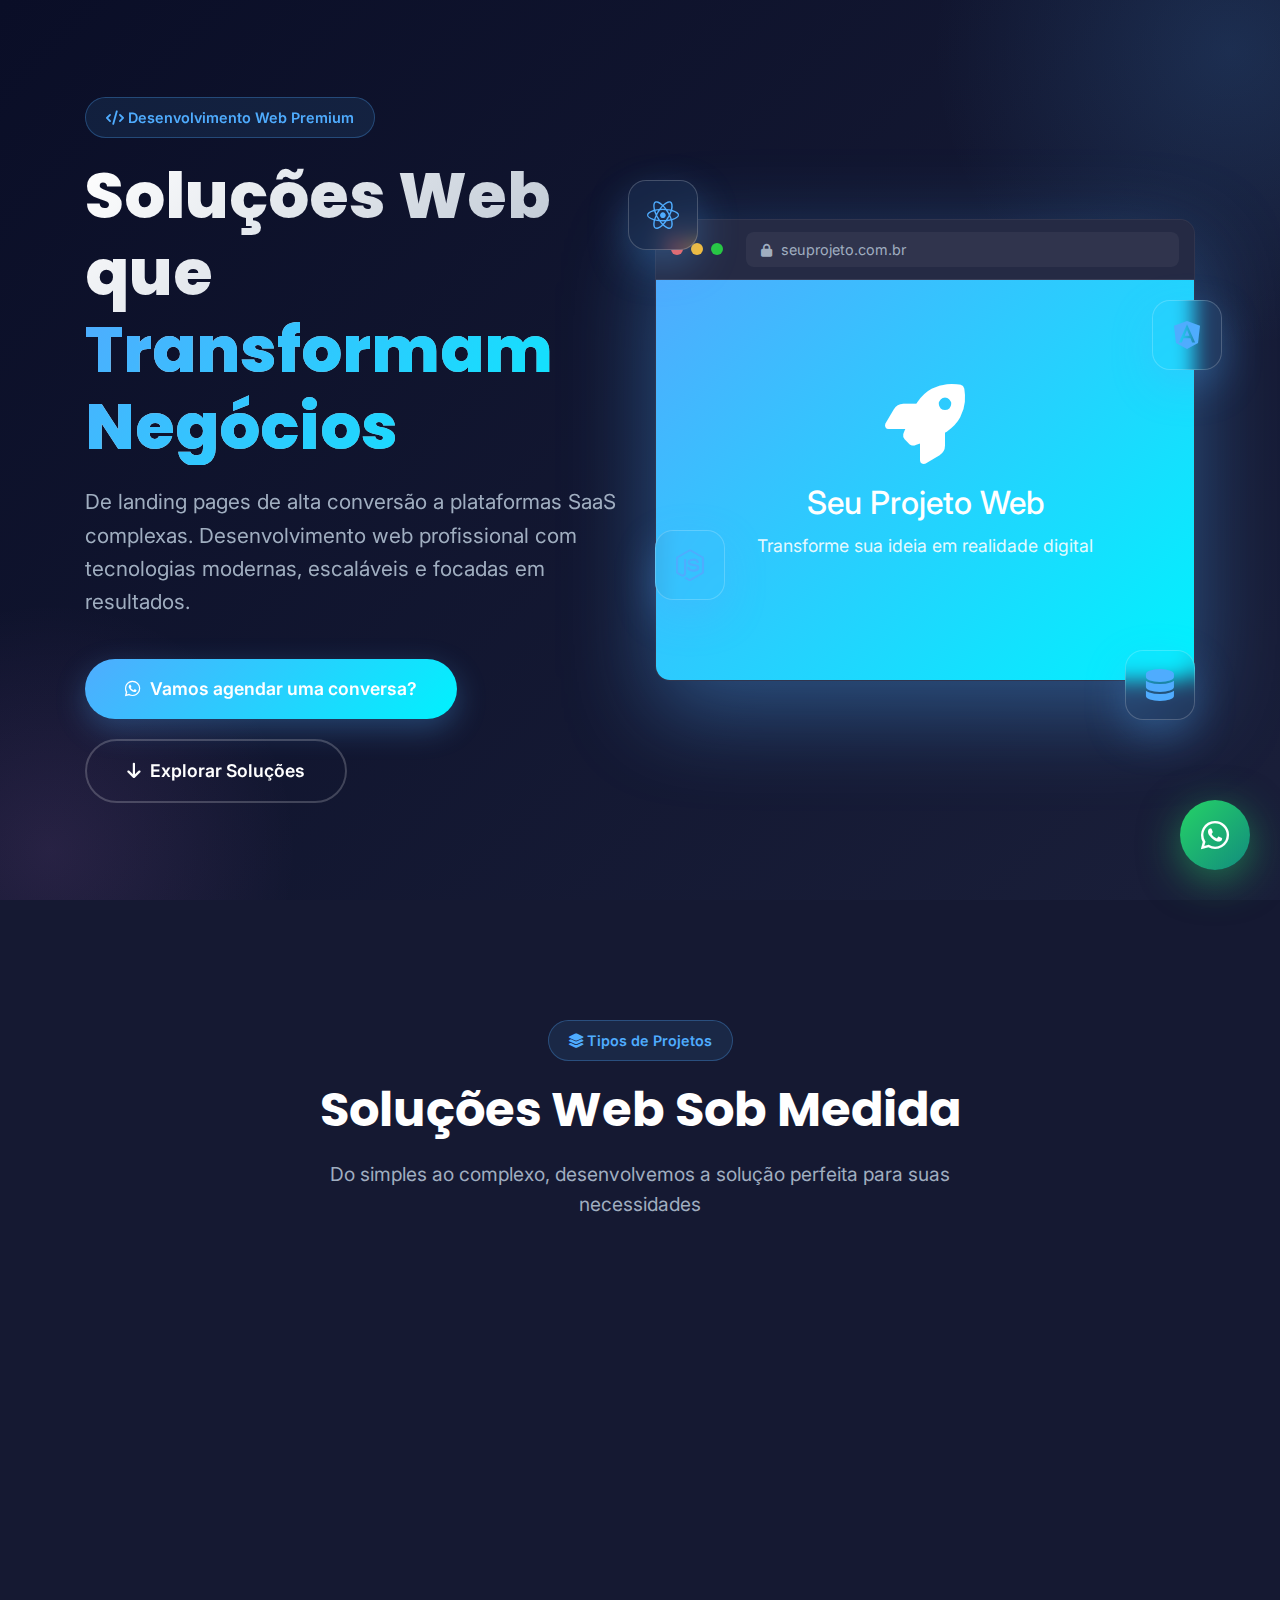
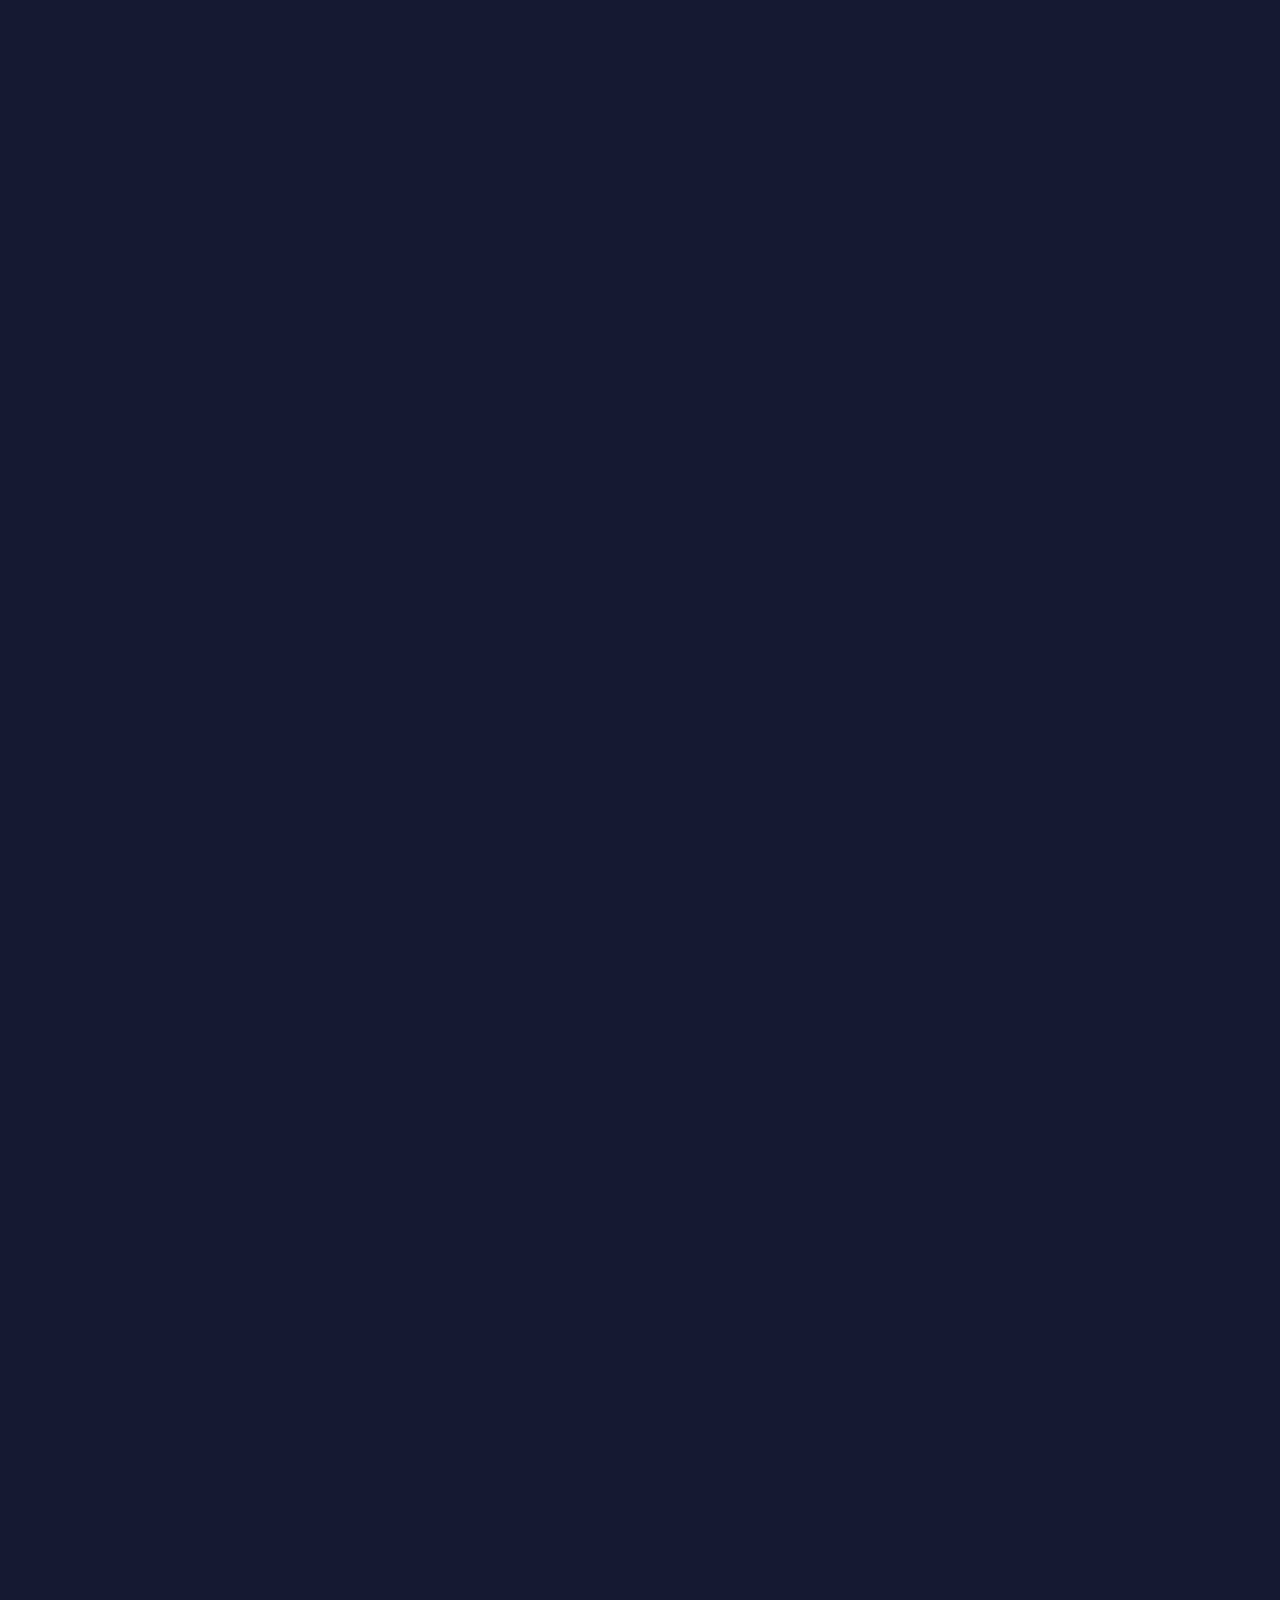
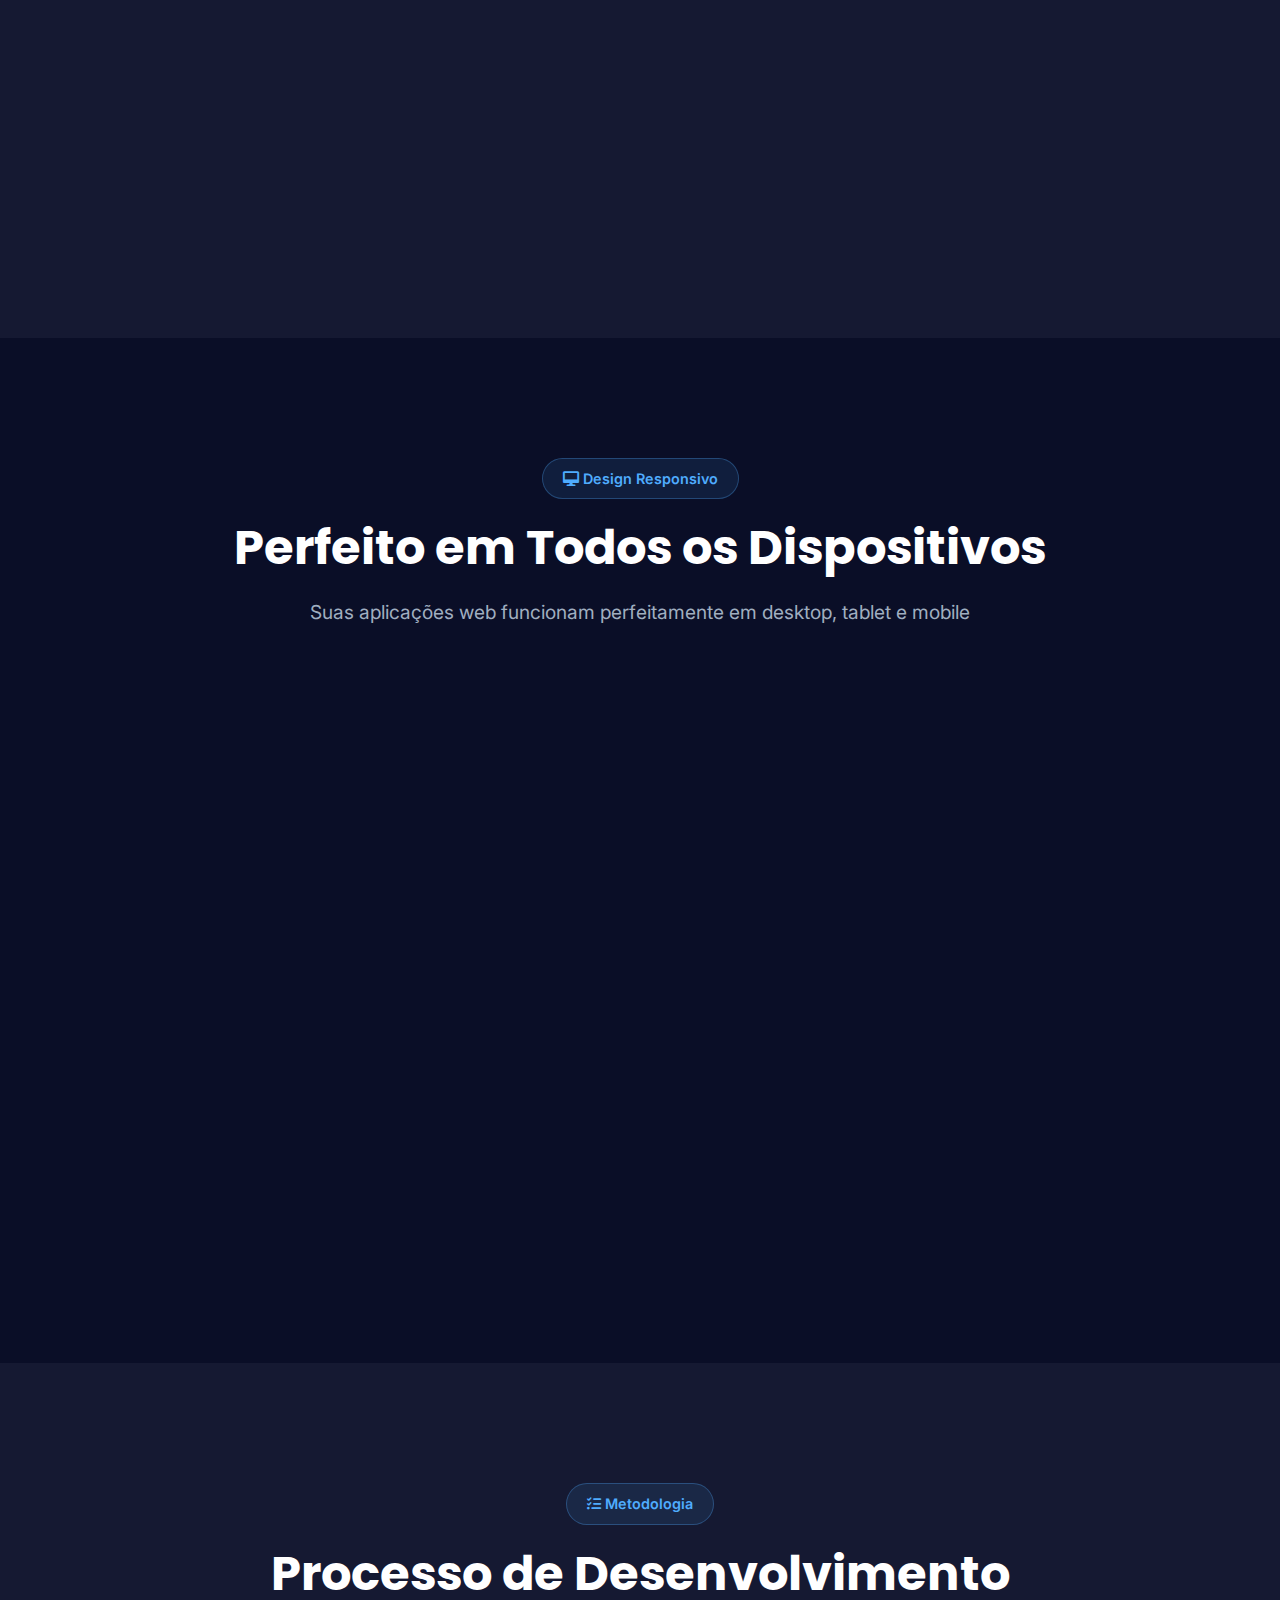
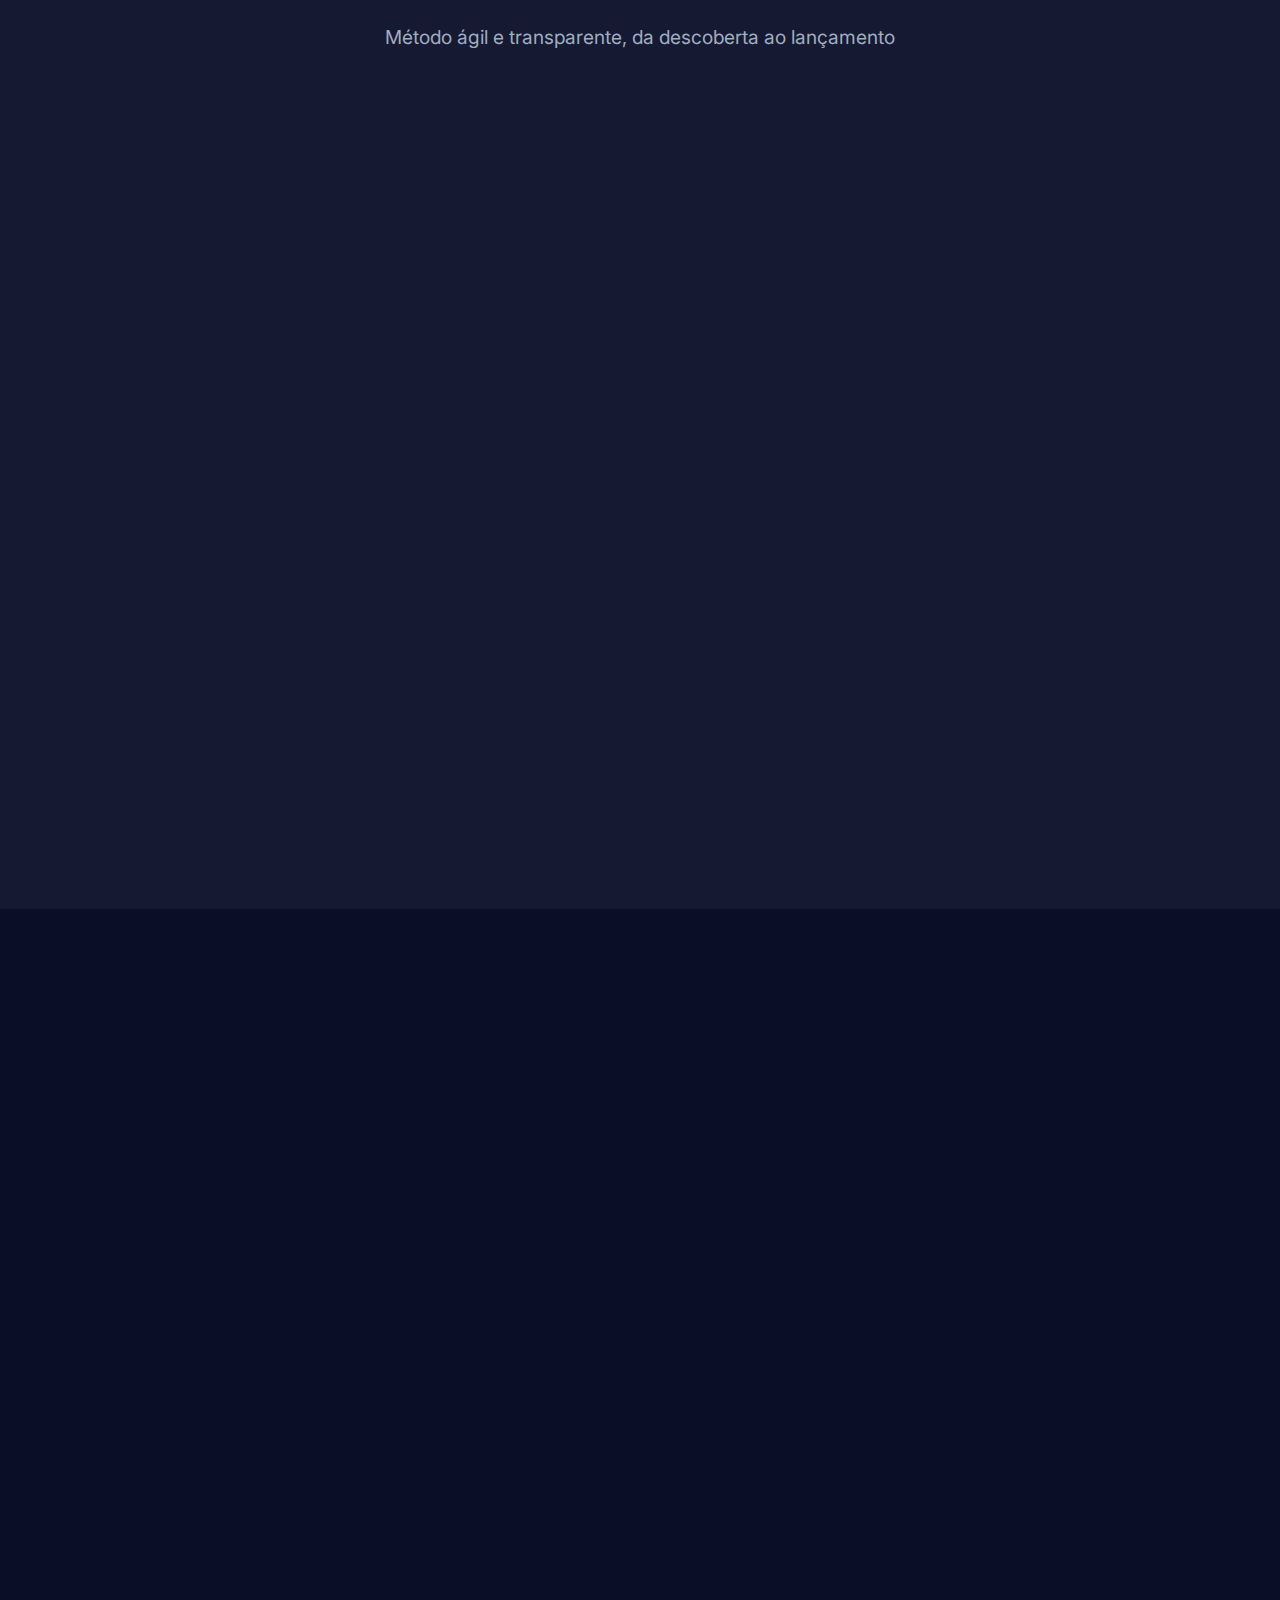
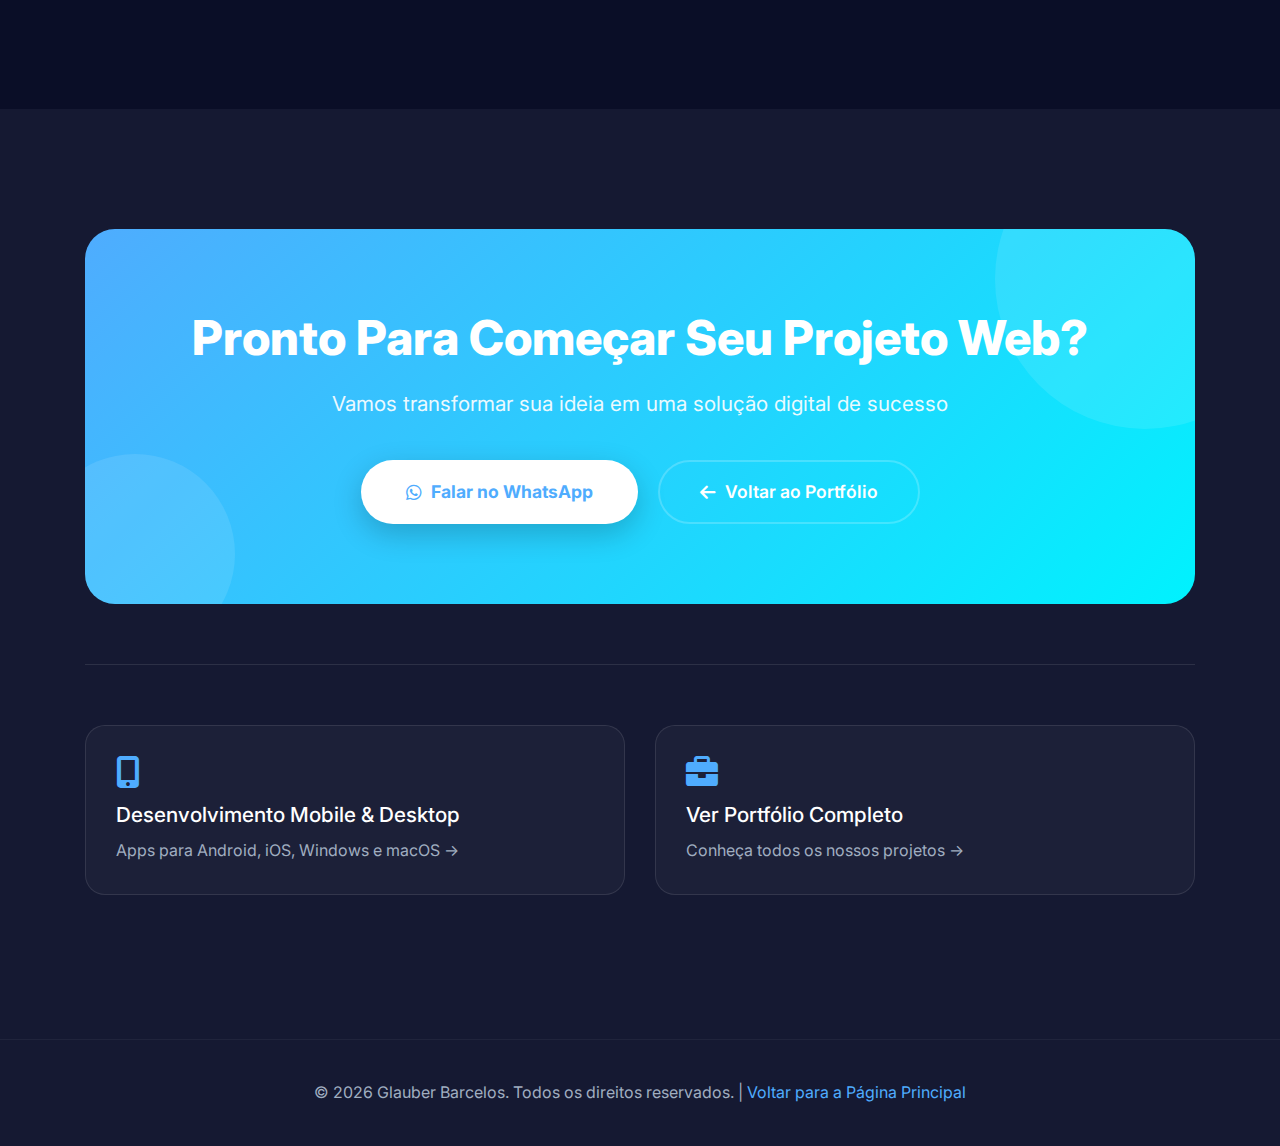
<file: desenvolvimento-web.html>
<!DOCTYPE html>
<html lang="pt-BR">
<head>
    <meta charset="UTF-8">
    <meta name="viewport" content="width=device-width, initial-scale=1.0">
    <title>Desenvolvimento Web .NET | Landing Pages, SaaS e Portais | Glauber Barcelos</title>
    
    <!-- SEO Meta Tags -->
    <meta name="description" content="Landing pages de alta conversão, plataformas SaaS e sistemas web com .NET. Engenheiro Senior com 20+ anos: da concepção ao lançamento. Design responsivo, SEO e integração com IA. Remoto no Brasil.">
    <meta name="keywords" content="desenvolvimento web .net, landing page alta conversão, plataforma saas .net, sistema web asp.net core, portal corporativo, e-commerce .net, freelancer web developer brasil">
    <link rel="canonical" href="https://glauberbarcelos.com.br/desenvolvimento-web.html">
    
    <!-- Open Graph -->
    <meta property="og:title" content="Desenvolvimento Web .NET | Landing Pages, SaaS e Portais | Glauber Barcelos">
    <meta property="og:description" content="Landing pages de alta conversão, plataformas SaaS e sistemas web com .NET. Da concepção ao lançamento com foco em SEO e performance.">
    <meta property="og:type" content="website">
    <meta property="og:url" content="https://glauberbarcelos.com.br/desenvolvimento-web.html">
    <meta property="og:image" content="https://glauberbarcelos.com.br/img/glauber.jpeg">

    <!-- Google Analytics 4
         Substitua G-XXXXXXXXXX pelo seu Measurement ID após criar a propriedade em analytics.google.com
    -->
    <!--
    <script async src="https://www.googletagmanager.com/gtag/js?id=G-XXXXXXXXXX"></script>
    <script>
        window.dataLayer = window.dataLayer || [];
        function gtag(){dataLayer.push(arguments);}
        gtag('js', new Date());
        gtag('config', 'G-XXXXXXXXXX');
    </script>
    -->

    <!-- Schema.org JSON-LD -->
    <script type="application/ld+json">
    {
      "@context": "https://schema.org",
      "@graph": [
        {
          "@type": "Service",
          "@id": "https://glauberbarcelos.com.br/desenvolvimento-web.html#service",
          "name": "Desenvolvimento Web Profissional .NET",
          "description": "Desenvolvimento de landing pages de alta conversão, plataformas SaaS, e-commerce e sistemas web complexos com .NET. Design responsivo, SEO técnico e integração com IA.",
          "provider": {
            "@type": "Person",
            "name": "Glauber Barcelos",
            "url": "https://glauberbarcelos.com.br/"
          },
          "serviceType": "Desenvolvimento Web",
          "areaServed": { "@type": "Country", "name": "Brasil" },
          "url": "https://glauberbarcelos.com.br/desenvolvimento-web.html"
        },
        {
          "@type": "BreadcrumbList",
          "itemListElement": [
            { "@type": "ListItem", "position": 1, "name": "Início", "item": "https://glauberbarcelos.com.br/" },
            { "@type": "ListItem", "position": 2, "name": "Desenvolvimento Web", "item": "https://glauberbarcelos.com.br/desenvolvimento-web.html" }
          ]
        }
      ]
    }
    </script>
    
    <!-- Styles -->
    <link rel="stylesheet" href="https://stackpath.bootstrapcdn.com/bootstrap/4.5.2/css/bootstrap.min.css">
    <link rel="stylesheet" href="https://cdnjs.cloudflare.com/ajax/libs/font-awesome/6.0.0/css/all.min.css">
    <link href="https://fonts.googleapis.com/css2?family=Poppins:wght@300;400;500;600;700;800;900&family=Inter:wght@300;400;500;600;700;800&display=swap" rel="stylesheet">
    
    <style>
        :root {
            --primary-gradient: linear-gradient(135deg, #667eea 0%, #764ba2 100%);
            --secondary-gradient: linear-gradient(135deg, #f093fb 0%, #f5576c 100%);
            --tech-gradient: linear-gradient(135deg, #4facfe 0%, #00f2fe 100%);
            --success-gradient: linear-gradient(135deg, #43e97b 0%, #38f9d7 100%);
            --orange-gradient: linear-gradient(135deg, #fa709a 0%, #fee140 100%);
            --dark-bg: #0a0e27;
            --dark-surface: #151932;
            --card-bg: #1a1f3a;
            --text-primary: #ffffff;
            --text-secondary: #a0aec0;
            --accent-blue: #4facfe;
            --accent-purple: #667eea;
            --accent-pink: #f093fb;
        }

        * {
            margin: 0;
            padding: 0;
            box-sizing: border-box;
        }

        body {
            font-family: 'Inter', sans-serif;
            background: var(--dark-bg);
            color: var(--text-primary);
            overflow-x: hidden;
            line-height: 1.6;
        }

        /* Hero Section */
        .hero-section {
            min-height: 100vh;
            display: flex;
            align-items: center;
            position: relative;
            overflow: hidden;
            background: linear-gradient(135deg, #0a0e27 0%, #1a1f3a 100%);
        }

        .hero-section::before {
            content: '';
            position: absolute;
            width: 600px;
            height: 600px;
            background: radial-gradient(circle, rgba(79, 172, 254, 0.15) 0%, transparent 70%);
            top: -250px;
            right: -250px;
            border-radius: 50%;
            animation: float 20s infinite ease-in-out;
        }

        .hero-section::after {
            content: '';
            position: absolute;
            width: 500px;
            height: 500px;
            background: radial-gradient(circle, rgba(240, 147, 251, 0.1) 0%, transparent 70%);
            bottom: -200px;
            left: -200px;
            border-radius: 50%;
            animation: float 15s infinite ease-in-out reverse;
        }

        @keyframes float {
            0%, 100% { transform: translate(0, 0) scale(1); }
            50% { transform: translate(50px, 50px) scale(1.1); }
        }

        .hero-content {
            position: relative;
            z-index: 2;
        }

        .hero-badge {
            display: inline-block;
            padding: 8px 20px;
            background: rgba(79, 172, 254, 0.1);
            border: 1px solid rgba(79, 172, 254, 0.3);
            border-radius: 50px;
            color: var(--accent-blue);
            font-size: 0.9rem;
            font-weight: 600;
            margin-bottom: 20px;
            animation: slideDown 0.8s ease-out;
        }

        .hero-title {
            font-family: 'Poppins', sans-serif;
            font-size: 4rem;
            font-weight: 800;
            line-height: 1.2;
            margin-bottom: 20px;
            background: linear-gradient(135deg, #ffffff 0%, #a0aec0 100%);
            -webkit-background-clip: text;
            -webkit-text-fill-color: transparent;
            animation: slideUp 0.8s ease-out 0.2s both;
        }

        .hero-title .gradient-text {
            background: var(--tech-gradient);
            -webkit-background-clip: text;
            -webkit-text-fill-color: transparent;
            display: inline-block;
        }

        .hero-description {
            font-size: 1.3rem;
            color: var(--text-secondary);
            margin-bottom: 40px;
            max-width: 600px;
            animation: slideUp 0.8s ease-out 0.4s both;
        }

        .hero-cta {
            display: flex;
            gap: 20px;
            flex-wrap: wrap;
            animation: slideUp 0.8s ease-out 0.6s both;
        }

        .btn-primary-custom {
            padding: 16px 40px;
            background: var(--tech-gradient);
            color: white;
            border: none;
            border-radius: 50px;
            font-weight: 600;
            font-size: 1.1rem;
            cursor: pointer;
            transition: all 0.3s ease;
            text-decoration: none;
            display: inline-flex;
            align-items: center;
            gap: 10px;
            box-shadow: 0 10px 30px rgba(79, 172, 254, 0.3);
        }

        .btn-primary-custom:hover {
            transform: translateY(-3px);
            box-shadow: 0 15px 40px rgba(79, 172, 254, 0.4);
            color: white;
            text-decoration: none;
        }

        .btn-secondary-custom {
            padding: 16px 40px;
            background: transparent;
            color: white;
            border: 2px solid rgba(255, 255, 255, 0.2);
            border-radius: 50px;
            font-weight: 600;
            font-size: 1.1rem;
            cursor: pointer;
            transition: all 0.3s ease;
            text-decoration: none;
            display: inline-flex;
            align-items: center;
            gap: 10px;
        }

        .btn-secondary-custom:hover {
            border-color: var(--accent-blue);
            background: rgba(79, 172, 254, 0.1);
            transform: translateY(-3px);
            color: white;
            text-decoration: none;
        }

        /* Browser Mockup in Hero */
        .hero-visual {
            position: relative;
            animation: slideLeft 0.8s ease-out 0.4s both;
            display: flex;
            justify-content: center;
            align-items: center;
            min-height: 600px;
        }

        .browser-mockup {
            width: 100%;
            max-width: 650px;
            background: var(--card-bg);
            border-radius: 15px;
            overflow: hidden;
            box-shadow: 0 30px 90px rgba(79, 172, 254, 0.4);
            border: 1px solid rgba(255, 255, 255, 0.1);
            animation: float-browser 8s ease-in-out infinite;
        }

        @keyframes float-browser {
            0%, 100% {
                transform: translateY(0px) rotate(0deg);
            }
            50% {
                transform: translateY(-20px) rotate(-2deg);
            }
        }

        .browser-header {
            background: rgba(255, 255, 255, 0.05);
            padding: 12px 15px;
            display: flex;
            align-items: center;
            gap: 8px;
            border-bottom: 1px solid rgba(255, 255, 255, 0.1);
        }

        .browser-dot {
            width: 12px;
            height: 12px;
            border-radius: 50%;
        }

        .browser-dot:nth-child(1) { background: #ff5f56; }
        .browser-dot:nth-child(2) { background: #ffbd2e; }
        .browser-dot:nth-child(3) { background: #27c93f; }

        .browser-url {
            flex: 1;
            background: rgba(255, 255, 255, 0.05);
            padding: 6px 15px;
            border-radius: 8px;
            margin-left: 15px;
            color: var(--text-secondary);
            font-size: 0.9rem;
        }

        .browser-content {
            padding: 40px;
            background: linear-gradient(135deg, #4facfe 0%, #00f2fe 100%);
            min-height: 400px;
            display: flex;
            flex-direction: column;
            align-items: center;
            justify-content: center;
            text-align: center;
        }

        .browser-content i {
            font-size: 5rem;
            margin-bottom: 20px;
            color: white;
        }

        .browser-content h3 {
            font-size: 2rem;
            color: white;
            margin-bottom: 10px;
        }

        .browser-content p {
            color: rgba(255, 255, 255, 0.9);
            font-size: 1.1rem;
        }

        .floating-elements {
            position: absolute;
            top: 0;
            left: 0;
            width: 100%;
            height: 100%;
            pointer-events: none;
        }

        .float-element {
            position: absolute;
            width: 70px;
            height: 70px;
            background: rgba(79, 172, 254, 0.1);
            backdrop-filter: blur(10px);
            border: 1px solid rgba(255, 255, 255, 0.2);
            border-radius: 18px;
            display: flex;
            align-items: center;
            justify-content: center;
            font-size: 2rem;
            color: var(--accent-blue);
            animation: float-element 5s ease-in-out infinite;
            box-shadow: 0 15px 40px rgba(79, 172, 254, 0.3);
        }

        @keyframes float-element {
            0%, 100% {
                transform: translateY(0px) rotate(0deg);
            }
            50% {
                transform: translateY(-25px) rotate(15deg);
            }
        }

        /* Web Types Grid */
        .web-types-section {
            padding: 120px 0;
            background: var(--dark-surface);
        }

        .section-header {
            text-align: center;
            margin-bottom: 80px;
        }

        .section-badge {
            display: inline-block;
            padding: 8px 20px;
            background: rgba(79, 172, 254, 0.1);
            border: 1px solid rgba(79, 172, 254, 0.3);
            border-radius: 50px;
            color: var(--accent-blue);
            font-size: 0.9rem;
            font-weight: 600;
            margin-bottom: 20px;
        }

        .section-title {
            font-family: 'Poppins', sans-serif;
            font-size: 3rem;
            font-weight: 700;
            margin-bottom: 20px;
        }

        .section-description {
            font-size: 1.2rem;
            color: var(--text-secondary);
            max-width: 700px;
            margin: 0 auto;
        }

        .web-type-card {
            background: var(--card-bg);
            border-radius: 24px;
            padding: 50px 40px;
            height: 100%;
            border: 1px solid rgba(255, 255, 255, 0.05);
            transition: all 0.4s ease;
            position: relative;
            overflow: hidden;
        }

        .web-type-card::before {
            content: '';
            position: absolute;
            top: 0;
            left: 0;
            width: 100%;
            height: 4px;
            background: var(--tech-gradient);
            transform: scaleX(0);
            transition: transform 0.4s ease;
        }

        .web-type-card:hover {
            transform: translateY(-10px);
            border-color: rgba(79, 172, 254, 0.3);
            box-shadow: 0 20px 60px rgba(79, 172, 254, 0.2);
        }

        .web-type-card:hover::before {
            transform: scaleX(1);
        }

        .web-type-icon {
            width: 90px;
            height: 90px;
            background: var(--tech-gradient);
            border-radius: 22px;
            display: flex;
            align-items: center;
            justify-content: center;
            margin-bottom: 30px;
            font-size: 2.5rem;
            color: white;
        }

        .web-type-card h3 {
            font-size: 1.8rem;
            font-weight: 700;
            margin-bottom: 15px;
        }

        .web-type-card .subtitle {
            color: var(--accent-blue);
            font-weight: 600;
            margin-bottom: 20px;
            font-size: 1.1rem;
        }

        .web-type-card p {
            color: var(--text-secondary);
            font-size: 1.05rem;
            margin-bottom: 30px;
            line-height: 1.8;
        }

        .feature-list {
            list-style: none;
            padding: 0;
        }

        .feature-list li {
            padding: 12px 0;
            color: var(--text-secondary);
            display: flex;
            align-items: center;
            gap: 12px;
            font-size: 1rem;
        }

        .feature-list li i {
            color: var(--accent-blue);
            font-size: 1.2rem;
            min-width: 20px;
        }

        /* Visual Showcase Section */
        .showcase-section {
            padding: 120px 0;
            background: var(--dark-bg);
        }

        .devices-grid {
            display: grid;
            grid-template-columns: repeat(auto-fit, minmax(300px, 1fr));
            gap: 50px;
            margin-top: 80px;
        }

        .device-display {
            position: relative;
            transition: transform 0.4s ease;
        }

        .device-display:hover {
            transform: translateY(-15px) scale(1.03);
        }

        .laptop-frame {
            width: 100%;
            max-width: 500px;
            margin: 0 auto;
            background: linear-gradient(135deg, #1a1f3a 0%, #2a2f4a 100%);
            border-radius: 15px 15px 0 0;
            padding: 20px 15px 0;
            box-shadow: 0 40px 100px rgba(102, 126, 234, 0.4);
            border: 3px solid rgba(255, 255, 255, 0.1);
        }

        .laptop-screen {
            width: 100%;
            height: 300px;
            background: linear-gradient(135deg, #667eea 0%, #764ba2 100%);
            border-radius: 10px;
            display: flex;
            align-items: center;
            justify-content: center;
            flex-direction: column;
            color: white;
        }

        .laptop-screen i {
            font-size: 4rem;
            margin-bottom: 20px;
        }

        .laptop-screen h4 {
            font-size: 1.5rem;
            font-weight: 600;
        }

        .laptop-base {
            width: 120%;
            height: 15px;
            background: linear-gradient(135deg, #2a2f4a 0%, #1a1f3a 100%);
            margin: 0 auto;
            position: relative;
            left: -10%;
            border-radius: 0 0 15px 15px;
            border: 3px solid rgba(255, 255, 255, 0.1);
            border-top: none;
        }

        .tablet-frame {
            width: 100%;
            max-width: 350px;
            margin: 0 auto;
            background: linear-gradient(135deg, #1a1f3a 0%, #2a2f4a 100%);
            border-radius: 25px;
            padding: 25px;
            box-shadow: 0 35px 90px rgba(79, 172, 254, 0.4);
            border: 3px solid rgba(255, 255, 255, 0.1);
        }

        .tablet-screen {
            width: 100%;
            height: 400px;
            background: linear-gradient(135deg, #4facfe 0%, #00f2fe 100%);
            border-radius: 15px;
            display: flex;
            align-items: center;
            justify-content: center;
            flex-direction: column;
            color: white;
        }

        .tablet-screen i {
            font-size: 4.5rem;
            margin-bottom: 20px;
        }

        .mobile-frame {
            width: 100%;
            max-width: 280px;
            margin: 0 auto;
            background: linear-gradient(135deg, #1a1f3a 0%, #2a2f4a 100%);
            border-radius: 35px;
            padding: 15px;
            box-shadow: 0 30px 80px rgba(240, 147, 251, 0.4);
            border: 3px solid rgba(255, 255, 255, 0.1);
        }

        .mobile-screen {
            width: 100%;
            height: 500px;
            background: linear-gradient(135deg, #f093fb 0%, #f5576c 100%);
            border-radius: 25px;
            display: flex;
            align-items: center;
            justify-content: center;
            flex-direction: column;
            color: white;
            position: relative;
        }

        .mobile-notch {
            position: absolute;
            top: 0;
            left: 50%;
            transform: translateX(-50%);
            width: 120px;
            height: 25px;
            background: #0a0e27;
            border-radius: 0 0 20px 20px;
        }

        .mobile-screen i {
            font-size: 3.5rem;
            margin-bottom: 15px;
        }

        /* Process Section */
        .process-section {
            padding: 120px 0;
            background: var(--dark-surface);
        }

        .process-grid {
            display: grid;
            grid-template-columns: repeat(auto-fit, minmax(280px, 1fr));
            gap: 40px;
            margin-top: 60px;
        }

        .process-card {
            background: var(--card-bg);
            padding: 40px 30px;
            border-radius: 20px;
            border: 1px solid rgba(255, 255, 255, 0.05);
            transition: all 0.3s ease;
            position: relative;
        }

        .process-card::before {
            content: attr(data-step);
            position: absolute;
            top: -20px;
            left: 30px;
            width: 50px;
            height: 50px;
            background: var(--tech-gradient);
            border-radius: 50%;
            display: flex;
            align-items: center;
            justify-content: center;
            font-weight: 800;
            font-size: 1.5rem;
            box-shadow: 0 10px 30px rgba(79, 172, 254, 0.4);
        }

        .process-card:hover {
            transform: translateY(-10px);
            border-color: var(--accent-blue);
            box-shadow: 0 20px 50px rgba(79, 172, 254, 0.3);
        }

        .process-card i {
            font-size: 2.5rem;
            color: var(--accent-blue);
            margin-bottom: 20px;
            margin-top: 20px;
        }

        .process-card h3 {
            font-size: 1.5rem;
            font-weight: 700;
            margin-bottom: 15px;
        }

        .process-card p {
            color: var(--text-secondary);
            line-height: 1.8;
        }

        /* Stats Section */
        .stats-section {
            padding: 100px 0;
            background: var(--dark-bg);
        }

        .stats-container {
            display: grid;
            grid-template-columns: repeat(auto-fit, minmax(250px, 1fr));
            gap: 40px;
            margin-top: 60px;
        }

        .stat-card {
            background: var(--card-bg);
            padding: 50px 30px;
            border-radius: 24px;
            text-align: center;
            border: 1px solid rgba(255, 255, 255, 0.05);
            transition: all 0.3s ease;
        }

        .stat-card:hover {
            transform: translateY(-15px);
            border-color: var(--accent-blue);
            box-shadow: 0 25px 60px rgba(79, 172, 254, 0.3);
        }

        .stat-number {
            font-size: 4rem;
            font-weight: 800;
            background: var(--tech-gradient);
            -webkit-background-clip: text;
            -webkit-text-fill-color: transparent;
            margin-bottom: 15px;
        }

        .stat-label {
            color: var(--text-secondary);
            font-size: 1.2rem;
            font-weight: 600;
        }

        /* CTA Section */
        .cta-section {
            padding: 120px 0;
            background: var(--dark-surface);
            position: relative;
            overflow: hidden;
        }

        .cta-card {
            background: var(--tech-gradient);
            border-radius: 30px;
            padding: 80px 60px;
            text-align: center;
            position: relative;
            overflow: hidden;
        }

        .cta-card::before {
            content: '';
            position: absolute;
            width: 300px;
            height: 300px;
            background: rgba(255, 255, 255, 0.1);
            border-radius: 50%;
            top: -100px;
            right: -100px;
        }

        .cta-card::after {
            content: '';
            position: absolute;
            width: 200px;
            height: 200px;
            background: rgba(255, 255, 255, 0.1);
            border-radius: 50%;
            bottom: -50px;
            left: -50px;
        }

        .cta-card h2 {
            font-size: 3rem;
            font-weight: 800;
            margin-bottom: 20px;
            position: relative;
            z-index: 2;
        }

        .cta-card p {
            font-size: 1.3rem;
            margin-bottom: 40px;
            opacity: 0.9;
            position: relative;
            z-index: 2;
        }

        .cta-buttons {
            display: flex;
            gap: 20px;
            justify-content: center;
            flex-wrap: wrap;
            position: relative;
            z-index: 2;
        }

        .btn-white {
            padding: 18px 45px;
            background: white;
            color: #4facfe;
            border: none;
            border-radius: 50px;
            font-weight: 700;
            font-size: 1.1rem;
            cursor: pointer;
            transition: all 0.3s ease;
            text-decoration: none;
            display: inline-flex;
            align-items: center;
            gap: 10px;
            box-shadow: 0 10px 30px rgba(0, 0, 0, 0.2);
        }

        .btn-white:hover {
            transform: translateY(-3px);
            box-shadow: 0 15px 40px rgba(0, 0, 0, 0.3);
            color: #4facfe;
            text-decoration: none;
        }

        /* WhatsApp Floating Button */
        .whatsapp-float {
            position: fixed;
            width: 70px;
            height: 70px;
            bottom: 30px;
            right: 30px;
            background: linear-gradient(135deg, #25d366 0%, #128c7e 100%);
            color: #FFF;
            border-radius: 50%;
            text-align: center;
            font-size: 2rem;
            box-shadow: 0 10px 40px rgba(37, 211, 102, 0.5);
            z-index: 1000;
            display: flex;
            align-items: center;
            justify-content: center;
            cursor: pointer;
            transition: all 0.3s ease;
            animation: pulse 2s infinite;
        }

        .whatsapp-float:hover {
            transform: scale(1.1);
            box-shadow: 0 15px 50px rgba(37, 211, 102, 0.6);
            text-decoration: none;
            color: #FFF;
        }

        @keyframes pulse {
            0%, 100% {
                box-shadow: 0 10px 40px rgba(37, 211, 102, 0.5);
            }
            50% {
                box-shadow: 0 10px 60px rgba(37, 211, 102, 0.7);
            }
        }

        /* Animations */
        @keyframes slideDown {
            from {
                opacity: 0;
                transform: translateY(-30px);
            }
            to {
                opacity: 1;
                transform: translateY(0);
            }
        }

        @keyframes slideUp {
            from {
                opacity: 0;
                transform: translateY(30px);
            }
            to {
                opacity: 1;
                transform: translateY(0);
            }
        }

        @keyframes slideLeft {
            from {
                opacity: 0;
                transform: translateX(50px);
            }
            to {
                opacity: 1;
                transform: translateX(0);
            }
        }

        /* Navigation Links */
        .nav-links {
            margin-top: 60px;
            padding-top: 60px;
            border-top: 1px solid rgba(255, 255, 255, 0.1);
        }

        .related-service {
            background: rgba(255, 255, 255, 0.03);
            padding: 30px;
            border-radius: 20px;
            border: 1px solid rgba(255, 255, 255, 0.1);
            transition: all 0.3s ease;
            text-decoration: none;
            display: block;
        }

        .related-service:hover {
            background: rgba(255, 255, 255, 0.05);
            border-color: var(--accent-purple);
            transform: translateY(-5px);
            text-decoration: none;
        }

        .related-service h4 {
            color: var(--text-primary);
            font-size: 1.3rem;
            margin-bottom: 10px;
        }

        .related-service p {
            color: var(--text-secondary);
            margin: 0;
        }

        .related-service i {
            color: var(--accent-blue);
            font-size: 2rem;
            margin-bottom: 15px;
        }

        /* Responsive */
        @media (max-width: 768px) {
            .hero-title {
                font-size: 2.5rem;
            }

            .hero-description {
                font-size: 1.1rem;
            }

            .section-title {
                font-size: 2rem;
            }

            .browser-mockup {
                max-width: 100%;
            }

            .browser-content {
                padding: 30px 20px;
                min-height: 300px;
            }

            .hero-visual {
                min-height: 400px;
                margin-top: 40px;
            }

            .devices-grid {
                gap: 40px;
            }

            .cta-card {
                padding: 60px 30px;
            }

            .cta-card h2 {
                font-size: 2rem;
            }

            .whatsapp-float {
                width: 60px;
                height: 60px;
                font-size: 1.8rem;
                bottom: 20px;
                right: 20px;
            }

            .float-element {
                width: 50px;
                height: 50px;
                font-size: 1.5rem;
            }
        }

        /* Footer */
        .footer {
            background: var(--dark-surface);
            padding: 40px 0;
            text-align: center;
            border-top: 1px solid rgba(255, 255, 255, 0.05);
        }

        .footer p {
            color: var(--text-secondary);
            margin: 0;
        }

        .footer a {
            color: var(--accent-blue);
            text-decoration: none;
            transition: color 0.3s ease;
        }

        .footer a:hover {
            color: var(--accent-purple);
        }
    </style>
</head>
<body>

    <!-- Hero Section -->
    <section class="hero-section">
        <div class="container">
            <div class="row align-items-center">
                <div class="col-lg-6">
                    <div class="hero-content">
                        <div class="hero-badge">
                            <i class="fas fa-code"></i> Desenvolvimento Web Premium
                        </div>
                        <h1 class="hero-title">
                            Soluções Web que <span class="gradient-text">Transformam Negócios</span>
                        </h1>
                        <p class="hero-description">
                            De landing pages de alta conversão a plataformas SaaS complexas. Desenvolvimento web profissional com tecnologias modernas, escaláveis e focadas em resultados.
                        </p>
                        <div class="hero-cta">
                            <a href="#contact" class="btn-primary-custom">
                                <i class="fab fa-whatsapp"></i> Vamos agendar uma conversa?
                            </a>
                            <a href="#types" class="btn-secondary-custom">
                                <i class="fas fa-arrow-down"></i> Explorar Soluções
                            </a>
                        </div>
                    </div>
                </div>
                <div class="col-lg-6">
                    <div class="hero-visual">
                        <div class="browser-mockup">
                            <div class="browser-header">
                                <div class="browser-dot"></div>
                                <div class="browser-dot"></div>
                                <div class="browser-dot"></div>
                                <div class="browser-url">
                                    <i class="fas fa-lock" style="font-size: 0.8rem; margin-right: 5px;"></i>
                                    seuprojeto.com.br
                                </div>
                            </div>
                            <div class="browser-content">
                                <i class="fas fa-rocket"></i>
                                <h3>Seu Projeto Web</h3>
                                <p>Transforme sua ideia em realidade digital</p>
                            </div>
                        </div>
                        <div class="floating-elements">
                            <div class="float-element" style="top: 5%; left: -5%; animation-delay: 0s;">
                                <i class="fab fa-react"></i>
                            </div>
                            <div class="float-element" style="top: 25%; right: -5%; animation-delay: 1.5s;">
                                <i class="fab fa-angular"></i>
                            </div>
                            <div class="float-element" style="bottom: 25%; left: 0%; animation-delay: 2.5s;">
                                <i class="fab fa-node-js"></i>
                            </div>
                            <div class="float-element" style="bottom: 5%; right: 0%; animation-delay: 1s;">
                                <i class="fas fa-database"></i>
                            </div>
                        </div>
                    </div>
                </div>
            </div>
        </div>
    </section>

    <!-- Web Types Section -->
    <section class="web-types-section" id="types">
        <div class="container">
            <div class="section-header">
                <div class="section-badge">
                    <i class="fas fa-layer-group"></i> Tipos de Projetos
                </div>
                <h2 class="section-title">Soluções Web Sob Medida</h2>
                <p class="section-description">
                    Do simples ao complexo, desenvolvemos a solução perfeita para suas necessidades
                </p>
            </div>

            <div class="row">
                <div class="col-lg-4 col-md-6 mb-4">
                    <div class="web-type-card">
                        <div class="web-type-icon">
                            <i class="fas fa-file-code"></i>
                        </div>
                        <h3>Landing Pages</h3>
                        <div class="subtitle">Alta Conversão</div>
                        <p>Páginas otimizadas para gerar leads e vendas. Design responsivo, rápido e focado em conversão.</p>
                        <ul class="feature-list">
                            <li><i class="fas fa-check-circle"></i> Design responsivo moderno</li>
                            <li><i class="fas fa-check-circle"></i> Otimização para SEO</li>
                            <li><i class="fas fa-check-circle"></i> Integração com ferramentas de marketing</li>
                            <li><i class="fas fa-check-circle"></i> Performance otimizada</li>
                            <li><i class="fas fa-check-circle"></i> Formulários e CTAs estratégicos</li>
                        </ul>
                    </div>
                </div>

                <div class="col-lg-4 col-md-6 mb-4">
                    <div class="web-type-card">
                        <div class="web-type-icon">
                            <i class="fas fa-shopping-cart"></i>
                        </div>
                        <h3>E-commerce</h3>
                        <div class="subtitle">Venda Online</div>
                        <p>Lojas virtuais completas e seguras. Gestão de produtos, pagamentos integrados e experiência excepcional.</p>
                        <ul class="feature-list">
                            <li><i class="fas fa-check-circle"></i> Catálogo de produtos completo</li>
                            <li><i class="fas fa-check-circle"></i> Gateway de pagamento integrado</li>
                            <li><i class="fas fa-check-circle"></i> Painel administrativo</li>
                            <li><i class="fas fa-check-circle"></i> Sistema de frete automatizado</li>
                            <li><i class="fas fa-check-circle"></i> Relatórios de vendas</li>
                        </ul>
                    </div>
                </div>

                <div class="col-lg-4 col-md-6 mb-4">
                    <div class="web-type-card">
                        <div class="web-type-icon">
                            <i class="fas fa-cloud"></i>
                        </div>
                        <h3>Plataformas SaaS</h3>
                        <div class="subtitle">Software como Serviço</div>
                        <p>Sistemas web complexos escaláveis. Multitenancy, assinaturas, APIs e integrações avançadas.</p>
                        <ul class="feature-list">
                            <li><i class="fas fa-check-circle"></i> Arquitetura multitenancy</li>
                            <li><i class="fas fa-check-circle"></i> Sistema de assinaturas</li>
                            <li><i class="fas fa-check-circle"></i> APIs RESTful documentadas</li>
                            <li><i class="fas fa-check-circle"></i> Dashboard analytics</li>
                            <li><i class="fas fa-check-circle"></i> Escalabilidade garantida</li>
                        </ul>
                    </div>
                </div>

                <div class="col-lg-4 col-md-6 mb-4">
                    <div class="web-type-card">
                        <div class="web-type-icon">
                            <i class="fas fa-building"></i>
                        </div>
                        <h3>Portais Corporativos</h3>
                        <div class="subtitle">Gestão Empresarial</div>
                        <p>Sistemas internos para empresas. Gestão de processos, documentos e comunicação corporativa.</p>
                        <ul class="feature-list">
                            <li><i class="fas fa-check-circle"></i> Gestão de usuários e permissões</li>
                            <li><i class="fas fa-check-circle"></i> Workflow automatizado</li>
                            <li><i class="fas fa-check-circle"></i> Integração com sistemas legados</li>
                            <li><i class="fas fa-check-circle"></i> Relatórios personalizados</li>
                            <li><i class="fas fa-check-circle"></i> Segurança enterprise</li>
                        </ul>
                    </div>
                </div>

                <div class="col-lg-4 col-md-6 mb-4">
                    <div class="web-type-card">
                        <div class="web-type-icon">
                            <i class="fas fa-graduation-cap"></i>
                        </div>
                        <h3>Plataformas EAD</h3>
                        <div class="subtitle">Ensino Online</div>
                        <p>Sistemas de ensino à distância. Cursos, vídeos, avaliações e certificados integrados.</p>
                        <ul class="feature-list">
                            <li><i class="fas fa-check-circle"></i> Gestão de cursos e aulas</li>
                            <li><i class="fas fa-check-circle"></i> Player de vídeo integrado</li>
                            <li><i class="fas fa-check-circle"></i> Sistema de avaliações</li>
                            <li><i class="fas fa-check-circle"></i> Certificados automáticos</li>
                            <li><i class="fas fa-check-circle"></i> Acompanhamento de progresso</li>
                        </ul>
                    </div>
                </div>

                <div class="col-lg-4 col-md-6 mb-4">
                    <div class="web-type-card">
                        <div class="web-type-icon">
                            <i class="fas fa-chart-line"></i>
                        </div>
                        <h3>Dashboards Analytics</h3>
                        <div class="subtitle">Inteligência de Negócios</div>
                        <p>Painéis de dados interativos. Visualização em tempo real, relatórios e insights acionáveis.</p>
                        <ul class="feature-list">
                            <li><i class="fas fa-check-circle"></i> Gráficos interativos</li>
                            <li><i class="fas fa-check-circle"></i> Dados em tempo real</li>
                            <li><i class="fas fa-check-circle"></i> Filtros personalizáveis</li>
                            <li><i class="fas fa-check-circle"></i> Exportação de relatórios</li>
                            <li><i class="fas fa-check-circle"></i> Alertas automáticos</li>
                        </ul>
                    </div>
                </div>

                <div class="col-lg-12 mb-4">
                    <div class="web-type-card" style="background: linear-gradient(135deg, rgba(147, 51, 234, 0.05) 0%, rgba(79, 70, 229, 0.05) 100%); border-color: rgba(147, 51, 234, 0.3);">
                        <div class="row align-items-center">
                            <div class="col-md-2 text-center mb-3 mb-md-0">
                                <div class="web-type-icon" style="background: linear-gradient(135deg, rgba(147, 51, 234, 0.8), rgba(79, 70, 229, 0.8)); width: 100px; height: 100px; font-size: 3rem; margin: 0 auto;">
                                    <i class="fas fa-brain"></i>
                                </div>
                            </div>
                            <div class="col-md-10">
                                <h3 style="color: #a78bfa; margin-bottom: 10px;"><i class="fas fa-sparkles"></i> Inteligência Artificial nas Suas Aplicações</h3>
                                <div class="subtitle" style="color: #c4b5fd; margin-bottom: 20px;">Recursos inteligentes e automatizados</div>
                                <p style="margin-bottom: 20px; font-size: 1.05rem;">Integre o poder da IA em suas aplicações web. Chatbots inteligentes, análise de sentimentos, recomendações personalizadas, automação de processos e muito mais.</p>
                                <div class="row">
                                    <div class="col-md-6">
                                        <ul class="feature-list">
                                            <li><i class="fas fa-check-circle" style="color: #a78bfa;"></i> Chatbots e assistentes virtuais com IA</li>
                                            <li><i class="fas fa-check-circle" style="color: #a78bfa;"></i> Processamento de linguagem natural (NLP)</li>
                                            <li><i class="fas fa-check-circle" style="color: #a78bfa;"></i> Análise preditiva e machine learning</li>
                                        </ul>
                                    </div>
                                    <div class="col-md-6">
                                        <ul class="feature-list">
                                            <li><i class="fas fa-check-circle" style="color: #a78bfa;"></i> Reconhecimento de imagens e OCR</li>
                                            <li><i class="fas fa-check-circle" style="color: #a78bfa;"></i> Sistemas de recomendação personalizados</li>
                                            <li><i class="fas fa-check-circle" style="color: #a78bfa;"></i> Integração com OpenAI, Azure AI, Google AI</li>
                                        </ul>
                                    </div>
                                </div>
                            </div>
                        </div>
                    </div>
                </div>
            </div>
        </div>
    </section>

    <!-- Visual Showcase Section -->
    <section class="showcase-section">
        <div class="container">
            <div class="section-header">
                <div class="section-badge">
                    <i class="fas fa-desktop"></i> Design Responsivo
                </div>
                <h2 class="section-title">Perfeito em Todos os Dispositivos</h2>
                <p class="section-description">
                    Suas aplicações web funcionam perfeitamente em desktop, tablet e mobile
                </p>
            </div>

            <div class="devices-grid">
                <div class="device-display">
                    <div class="laptop-frame">
                        <div class="laptop-screen">
                            <i class="fas fa-laptop-code"></i>
                            <h4>Desktop</h4>
                        </div>
                    </div>
                    <div class="laptop-base"></div>
                </div>

                <div class="device-display">
                    <div class="tablet-frame">
                        <div class="tablet-screen">
                            <i class="fas fa-tablet-alt"></i>
                            <h4>Tablet</h4>
                        </div>
                    </div>
                </div>

                <div class="device-display">
                    <div class="mobile-frame">
                        <div class="mobile-screen">
                            <div class="mobile-notch"></div>
                            <i class="fas fa-mobile-alt"></i>
                            <h4>Mobile</h4>
                        </div>
                    </div>
                </div>
            </div>
        </div>
    </section>

    <!-- Process Section -->
    <section class="process-section">
        <div class="container">
            <div class="section-header">
                <div class="section-badge">
                    <i class="fas fa-tasks"></i> Metodologia
                </div>
                <h2 class="section-title">Processo de Desenvolvimento</h2>
                <p class="section-description">
                    Método ágil e transparente, da descoberta ao lançamento
                </p>
            </div>

            <div class="process-grid">
                <div class="process-card" data-step="1">
                    <i class="fas fa-lightbulb"></i>
                    <h3>Descoberta</h3>
                    <p>Entendemos seu negócio, objetivos e público-alvo. Mapeamos requisitos e definimos o escopo do projeto.</p>
                </div>

                <div class="process-card" data-step="2">
                    <i class="fas fa-pencil-ruler"></i>
                    <h3>Design UX/UI</h3>
                    <p>Criamos protótipos interativos e wireframes. Validamos a experiência antes do desenvolvimento.</p>
                </div>

                <div class="process-card" data-step="3">
                    <i class="fas fa-code"></i>
                    <h3>Desenvolvimento</h3>
                    <p>Codificação com as melhores práticas, testes contínuos e entregas incrementais.</p>
                </div>

                <div class="process-card" data-step="4">
                    <i class="fas fa-vial"></i>
                    <h3>Testes & QA</h3>
                    <p>Testes rigorosos de funcionalidade, performance, segurança e compatibilidade.</p>
                </div>

                <div class="process-card" data-step="5">
                    <i class="fas fa-rocket"></i>
                    <h3>Deploy</h3>
                    <p>Lançamento em ambiente de produção com configuração de domínio, SSL e infraestrutura.</p>
                </div>

                <div class="process-card" data-step="6">
                    <i class="fas fa-headset"></i>
                    <h3>Suporte</h3>
                    <p>Monitoramento, manutenção e suporte contínuo para garantir estabilidade e evolução.</p>
                </div>
            </div>
        </div>
    </section>

    <!-- Stats Section -->
    <section class="stats-section">
        <div class="container">
            <div class="stats-container">
                <div class="stat-card">
                    <div class="stat-number">100%</div>
                    <div class="stat-label">Responsivo</div>
                </div>
                <div class="stat-card">
                    <div class="stat-number">A+</div>
                    <div class="stat-label">Performance</div>
                </div>
                <div class="stat-card">
                    <div class="stat-number">SEO</div>
                    <div class="stat-label">Otimizado</div>
                </div>
                <div class="stat-card">
                    <div class="stat-number">24/7</div>
                    <div class="stat-label">Suporte</div>
                </div>
            </div>
        </div>
    </section>

    <!-- CTA Section -->
    <section class="cta-section" id="contact">
        <div class="container">
            <div class="cta-card">
                <h2>Pronto Para Começar Seu Projeto Web?</h2>
                <p>Vamos transformar sua ideia em uma solução digital de sucesso</p>
                <div class="cta-buttons">
                    <a href="https://wa.me/5551980120387?text=Olá%2C%20tenho%20interesse%20em%20desenvolvimento%20web" target="_blank" class="btn-white">
                        <i class="fab fa-whatsapp"></i> Falar no WhatsApp
                    </a>
                    <a href="index.html" class="btn-secondary-custom">
                        <i class="fas fa-arrow-left"></i> Voltar ao Portfólio
                    </a>
                </div>
            </div>

            <!-- Related Services -->
            <div class="nav-links">
                <div class="row">
                    <div class="col-md-6 mb-4">
                        <a href="desenvolvimento-mobile-desktop.html" class="related-service">
                            <i class="fas fa-mobile-alt"></i>
                            <h4>Desenvolvimento Mobile & Desktop</h4>
                            <p>Apps para Android, iOS, Windows e macOS →</p>
                        </a>
                    </div>
                    <div class="col-md-6 mb-4">
                        <a href="index.html#portfolio" class="related-service">
                            <i class="fas fa-briefcase"></i>
                            <h4>Ver Portfólio Completo</h4>
                            <p>Conheça todos os nossos projetos →</p>
                        </a>
                    </div>
                </div>
            </div>
        </div>
    </section>

    <!-- Footer -->
    <footer class="footer">
        <div class="container">
            <p>&copy; 2026 Glauber Barcelos. Todos os direitos reservados. | <a href="index.html">Voltar para a Página Principal</a></p>
        </div>
    </footer>

    <!-- WhatsApp Floating Button -->
    <a href="https://wa.me/5551980120387?text=Olá%2C%20tenho%20interesse%20em%20desenvolvimento%20web" class="whatsapp-float" target="_blank" rel="noopener noreferrer">
        <i class="fab fa-whatsapp"></i>
    </a>

    <!-- Scripts -->
    <script src="https://code.jquery.com/jquery-3.5.1.slim.min.js"></script>
    <script src="https://cdn.jsdelivr.net/npm/@popperjs/core@2.5.4/dist/umd/popper.min.js"></script>
    <script src="https://stackpath.bootstrapcdn.com/bootstrap/4.5.2/js/bootstrap.min.js"></script>

    <script>
        // Smooth scrolling
        document.querySelectorAll('a[href^="#"]').forEach(anchor => {
            anchor.addEventListener('click', function (e) {
                e.preventDefault();
                const target = document.querySelector(this.getAttribute('href'));
                if (target) {
                    target.scrollIntoView({
                        behavior: 'smooth',
                        block: 'start'
                    });
                }
            });
        });

        // Scroll animations
        const observerOptions = {
            threshold: 0.1,
            rootMargin: '0px 0px -100px 0px'
        };

        const observer = new IntersectionObserver((entries) => {
            entries.forEach(entry => {
                if (entry.isIntersecting) {
                    entry.target.style.opacity = '1';
                    entry.target.style.transform = 'translateY(0)';
                }
            });
        }, observerOptions);

        document.querySelectorAll('.web-type-card, .process-card, .device-display, .stat-card').forEach(el => {
            el.style.opacity = '0';
            el.style.transform = 'translateY(30px)';
            el.style.transition = 'opacity 0.6s ease, transform 0.6s ease';
            observer.observe(el);
        });

        // Parallax effect for floating elements
        window.addEventListener('scroll', () => {
            const scrolled = window.pageYOffset;
            const floatElements = document.querySelectorAll('.float-element');
            
            floatElements.forEach((element, index) => {
                const speed = 0.05 * (index + 1);
                const yPos = -(scrolled * speed);
                element.style.transform = `translateY(${yPos}px)`;
            });
        });
    </script>
</body>
</html>
</file>
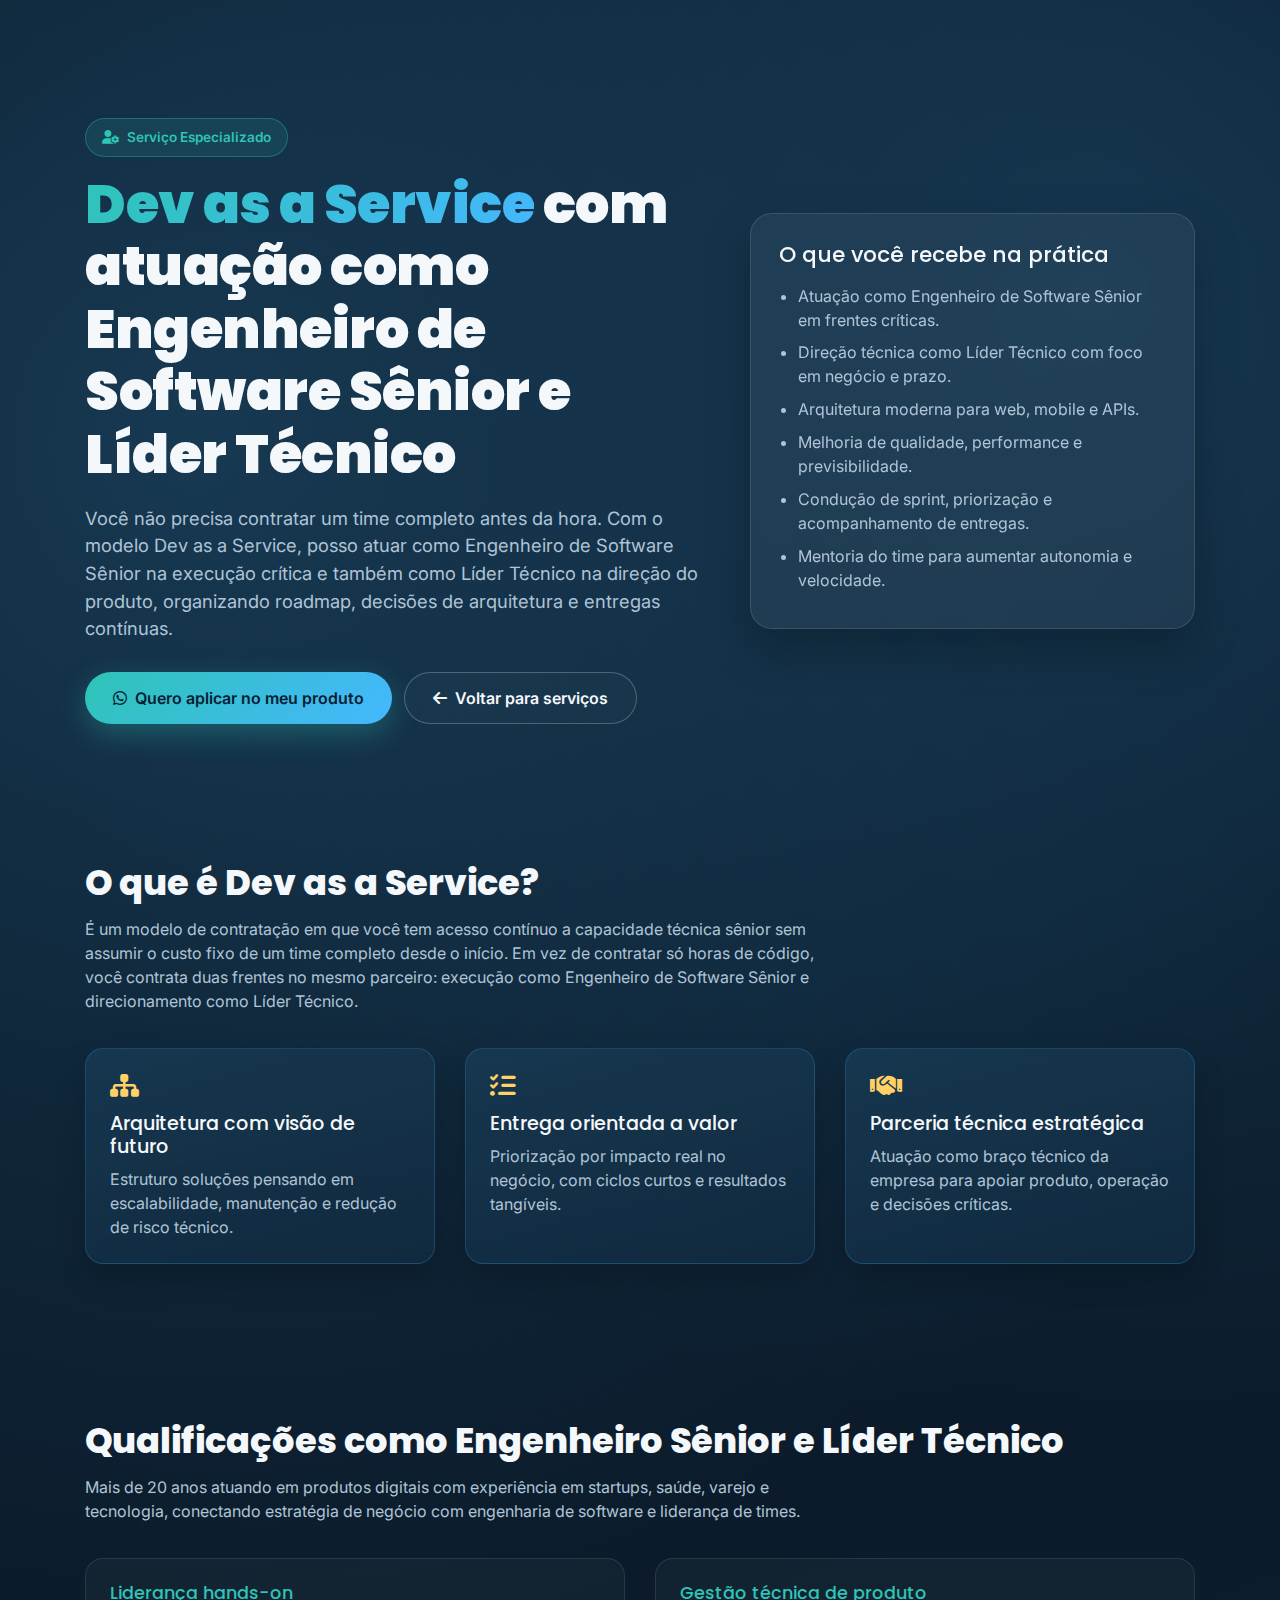
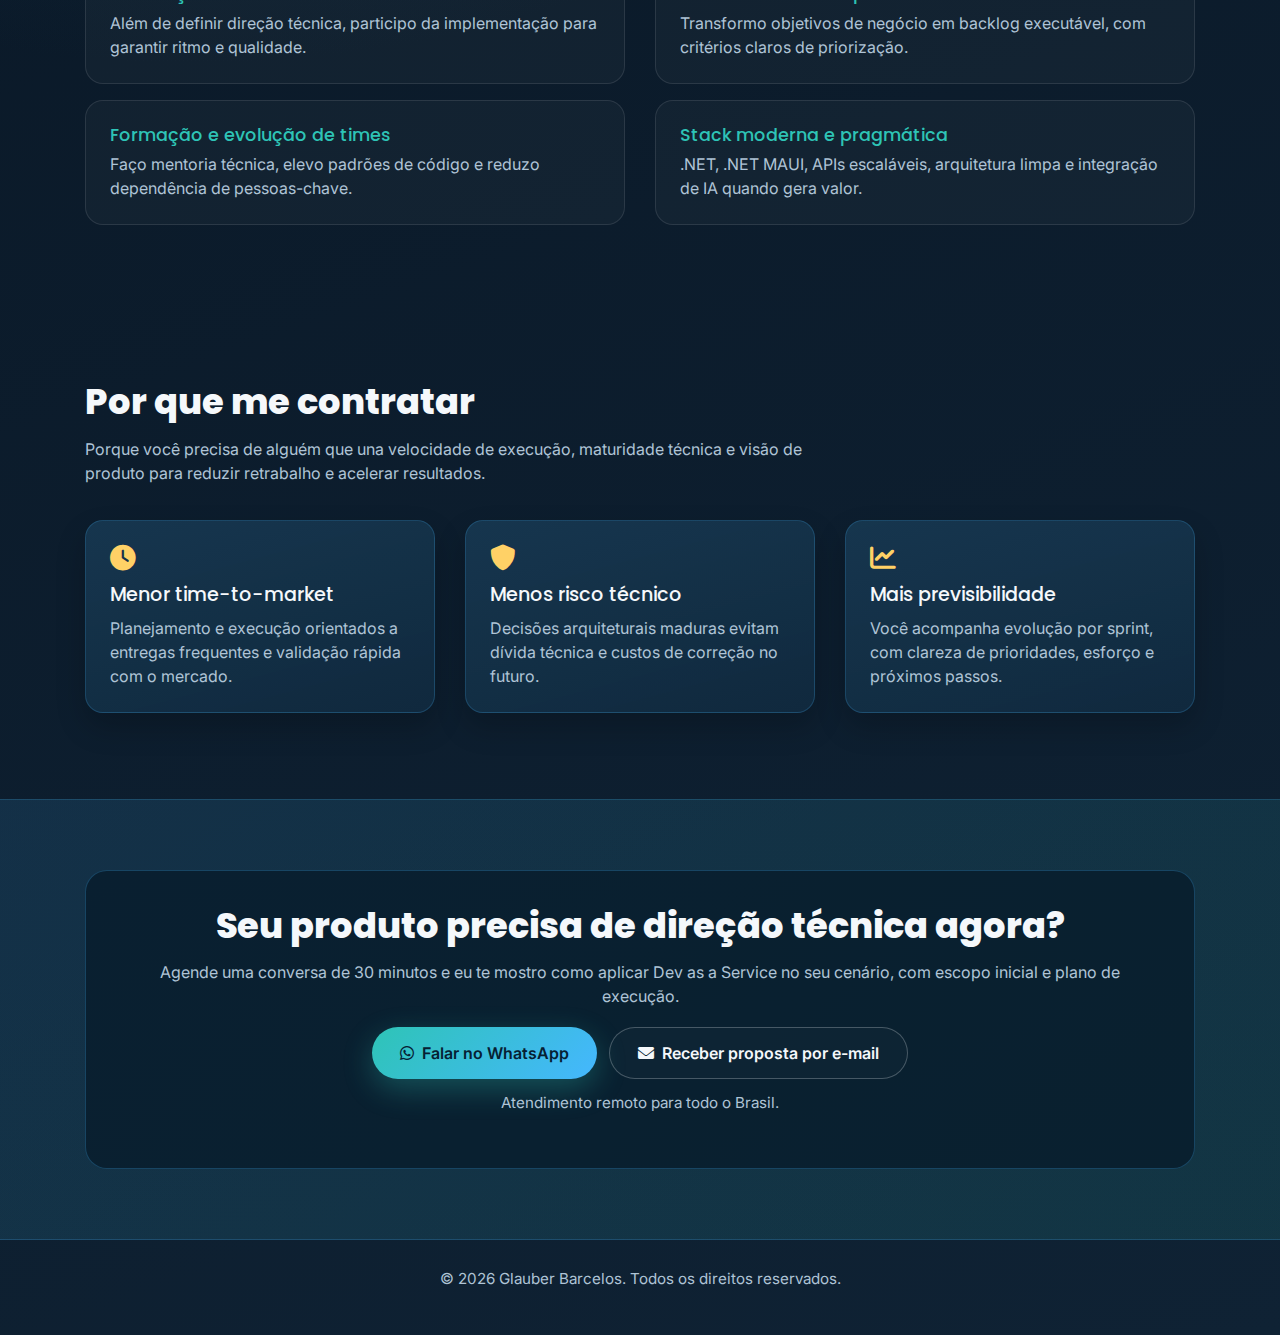
<file: dev-as-a-service.html>
<!DOCTYPE html>
<html lang="pt-BR">
<head>
    <meta charset="UTF-8">
    <meta name="viewport" content="width=device-width, initial-scale=1.0">
    <title>Dev as a Service | Engenheiro de Software Sênior e Líder Técnico | Glauber Barcelos</title>

    <meta name="description" content="Dev as a Service com atuação dupla: Engenheiro de Software Sênior e Líder Técnico sob demanda para acelerar seu produto com arquitetura sólida, entregas contínuas e visão de negócio.">
    <meta name="keywords" content="dev as a service, engenheiro de software sênior, líder técnico, tech lead sob demanda, arquiteto de software, consultoria técnica, squad on demand, fractional cto">
    <link rel="canonical" href="https://glauberbarcelos.com.br/dev-as-a-service.html">

    <meta property="og:title" content="Dev as a Service | Engenheiro de Software Sênior e Líder Técnico | Glauber Barcelos">
    <meta property="og:description" content="Atuação como Engenheiro de Software Sênior e Líder Técnico no seu produto, com entregas em sprint, arquitetura escalável e foco em resultado.">
    <meta property="og:type" content="website">
    <meta property="og:url" content="https://glauberbarcelos.com.br/dev-as-a-service.html">
    <meta property="og:image" content="https://glauberbarcelos.com.br/img/glauber.jpeg">

    <script type="application/ld+json">
    {
      "@context": "https://schema.org",
      "@graph": [
        {
          "@type": "Service",
          "@id": "https://glauberbarcelos.com.br/dev-as-a-service.html#service",
          "name": "Dev as a Service",
          "description": "Atuação sob demanda como Engenheiro de Software Sênior e Líder Técnico para produtos digitais: arquitetura, gestão técnica de backlog, direção de time e entregas contínuas.",
          "provider": {
            "@type": "Person",
            "name": "Glauber Barcelos",
            "url": "https://glauberbarcelos.com.br/"
          },
          "serviceType": "Engenharia de Software Sênior e Liderança Técnica sob Demanda",
          "areaServed": { "@type": "Country", "name": "Brasil" },
          "url": "https://glauberbarcelos.com.br/dev-as-a-service.html"
        },
        {
          "@type": "BreadcrumbList",
          "itemListElement": [
            { "@type": "ListItem", "position": 1, "name": "Início", "item": "https://glauberbarcelos.com.br/" },
            { "@type": "ListItem", "position": 2, "name": "Dev as a Service", "item": "https://glauberbarcelos.com.br/dev-as-a-service.html" }
          ]
        }
      ]
    }
    </script>

    <link rel="stylesheet" href="https://stackpath.bootstrapcdn.com/bootstrap/4.5.2/css/bootstrap.min.css">
    <link rel="stylesheet" href="https://cdnjs.cloudflare.com/ajax/libs/font-awesome/6.0.0/css/all.min.css">
    <link href="https://fonts.googleapis.com/css2?family=Poppins:wght@400;500;600;700;800;900&family=Inter:wght@400;500;600;700&display=swap" rel="stylesheet">

    <style>
        :root {
            --bg-1: #071320;
            --bg-2: #0f2234;
            --surface: #112a3f;
            --card: #173952;
            --text: #f5f8fb;
            --muted: #afc4d6;
            --accent: #2ec4b6;
            --accent-2: #45b7ff;
            --accent-3: #ffd166;
        }

        * {
            box-sizing: border-box;
        }

        body {
            margin: 0;
            font-family: 'Inter', sans-serif;
            color: var(--text);
            background: radial-gradient(circle at 15% 15%, #173952 0%, transparent 45%),
                        radial-gradient(circle at 85% 10%, rgba(69, 183, 255, 0.2) 0%, transparent 40%),
                        linear-gradient(160deg, var(--bg-1) 0%, var(--bg-2) 100%);
            overflow-x: hidden;
        }

        .hero {
            min-height: 88vh;
            display: flex;
            align-items: center;
            position: relative;
            padding: 80px 0 30px;
        }

        .badge-custom {
            display: inline-flex;
            align-items: center;
            gap: 8px;
            background: rgba(46, 196, 182, 0.12);
            border: 1px solid rgba(46, 196, 182, 0.35);
            color: var(--accent);
            border-radius: 999px;
            padding: 8px 16px;
            font-size: 0.85rem;
            font-weight: 600;
            margin-bottom: 1rem;
        }

        h1 {
            font-family: 'Poppins', sans-serif;
            font-size: 3.4rem;
            line-height: 1.15;
            font-weight: 900;
            margin-bottom: 1.2rem;
            letter-spacing: -0.5px;
        }

        .text-gradient {
            background: linear-gradient(135deg, var(--accent), var(--accent-2));
            background-clip: text;
            -webkit-background-clip: text;
            -webkit-text-fill-color: transparent;
        }

        .hero p {
            font-size: 1.15rem;
            color: var(--muted);
            max-width: 680px;
            margin-bottom: 1.8rem;
        }

        .cta-group {
            display: flex;
            flex-wrap: wrap;
            gap: 12px;
        }

        .btn-primary-custom,
        .btn-secondary-custom {
            border-radius: 999px;
            padding: 13px 28px;
            font-weight: 600;
            text-decoration: none;
            display: inline-flex;
            align-items: center;
            gap: 8px;
            transition: transform 0.25s ease, box-shadow 0.25s ease;
        }

        .btn-primary-custom {
            background: linear-gradient(135deg, var(--accent), var(--accent-2));
            color: #062033;
            box-shadow: 0 10px 30px rgba(46, 196, 182, 0.3);
        }

        .btn-secondary-custom {
            border: 1px solid rgba(245, 248, 251, 0.25);
            color: var(--text);
            background: rgba(255, 255, 255, 0.02);
        }

        .btn-primary-custom:hover,
        .btn-secondary-custom:hover {
            color: inherit;
            text-decoration: none;
            transform: translateY(-2px);
        }

        .hero-card {
            background: rgba(255, 255, 255, 0.05);
            border: 1px solid rgba(255, 255, 255, 0.12);
            border-radius: 22px;
            padding: 28px;
            box-shadow: 0 20px 45px rgba(0, 0, 0, 0.25);
            backdrop-filter: blur(8px);
        }

        .hero-card h3 {
            font-family: 'Poppins', sans-serif;
            font-size: 1.35rem;
            margin-bottom: 1rem;
        }

        .hero-card ul {
            margin: 0;
            padding-left: 1.2rem;
            color: var(--muted);
        }

        .hero-card li {
            margin-bottom: 0.55rem;
        }

        section {
            padding: 70px 0;
        }

        .section-title {
            font-family: 'Poppins', sans-serif;
            font-size: 2.2rem;
            font-weight: 800;
            margin-bottom: 0.8rem;
        }

        .section-subtitle {
            color: var(--muted);
            max-width: 760px;
            margin-bottom: 2.2rem;
        }

        .feature-card {
            background: linear-gradient(165deg, rgba(23, 57, 82, 0.9) 0%, rgba(17, 42, 63, 0.95) 100%);
            border: 1px solid rgba(69, 183, 255, 0.2);
            border-radius: 18px;
            padding: 24px;
            height: 100%;
            box-shadow: 0 14px 30px rgba(0, 0, 0, 0.2);
        }

        .feature-card i {
            color: var(--accent-3);
            font-size: 1.6rem;
            margin-bottom: 0.8rem;
        }

        .feature-card h4 {
            font-family: 'Poppins', sans-serif;
            font-size: 1.2rem;
            margin-bottom: 0.6rem;
        }

        .feature-card p {
            margin: 0;
            color: var(--muted);
        }

        .why-box {
            background: rgba(255, 255, 255, 0.03);
            border-radius: 18px;
            border: 1px solid rgba(255, 255, 255, 0.1);
            padding: 24px;
            margin-bottom: 16px;
        }

        .why-box h5 {
            font-family: 'Poppins', sans-serif;
            font-size: 1.1rem;
            margin-bottom: 0.4rem;
            color: var(--accent);
        }

        .why-box p {
            margin: 0;
            color: var(--muted);
        }

        .cta-final {
            background: linear-gradient(145deg, rgba(69, 183, 255, 0.12), rgba(46, 196, 182, 0.12));
            border-top: 1px solid rgba(69, 183, 255, 0.2);
            border-bottom: 1px solid rgba(69, 183, 255, 0.2);
        }

        .cta-panel {
            background: rgba(8, 28, 43, 0.8);
            border: 1px solid rgba(69, 183, 255, 0.25);
            border-radius: 22px;
            padding: 34px;
            text-align: center;
        }

        .cta-panel p {
            color: var(--muted);
            margin-bottom: 1.2rem;
        }

        .small-note {
            color: var(--muted);
            font-size: 0.95rem;
            margin-top: 0.8rem;
        }

        .footer {
            padding: 28px 0;
            color: var(--muted);
            text-align: center;
            font-size: 0.95rem;
        }

        @media (max-width: 991px) {
            h1 {
                font-size: 2.5rem;
            }

            .hero {
                min-height: auto;
            }

            .hero-card {
                margin-top: 2rem;
            }
        }

        @media (max-width: 575px) {
            h1 {
                font-size: 2rem;
            }

            .section-title {
                font-size: 1.8rem;
            }
        }
    </style>
</head>
<body>
    <header class="hero">
        <div class="container">
            <div class="row align-items-center">
                <div class="col-lg-7">
                    <span class="badge-custom"><i class="fas fa-user-cog"></i> Serviço Especializado</span>
                    <h1><span class="text-gradient">Dev as a Service</span> com atuação como Engenheiro de Software Sênior e Líder Técnico</h1>
                    <p>Você não precisa contratar um time completo antes da hora. Com o modelo Dev as a Service, posso atuar como Engenheiro de Software Sênior na execução crítica e também como Líder Técnico na direção do produto, organizando roadmap, decisões de arquitetura e entregas contínuas.</p>
                    <div class="cta-group">
                        <a href="https://wa.me/5551980120387?text=Ol%C3%A1%20Glauber!%20Quero%20entender%20o%20modelo%20Dev%20as%20a%20Service." target="_blank" rel="noopener" class="btn-primary-custom">
                            <i class="fab fa-whatsapp"></i> Quero aplicar no meu produto
                        </a>
                        <a href="index.html#services" class="btn-secondary-custom">
                            <i class="fas fa-arrow-left"></i> Voltar para serviços
                        </a>
                    </div>
                </div>
                <div class="col-lg-5">
                    <div class="hero-card">
                        <h3>O que você recebe na prática</h3>
                        <ul>
                            <li>Atuação como Engenheiro de Software Sênior em frentes críticas.</li>
                            <li>Direção técnica como Líder Técnico com foco em negócio e prazo.</li>
                            <li>Arquitetura moderna para web, mobile e APIs.</li>
                            <li>Melhoria de qualidade, performance e previsibilidade.</li>
                            <li>Condução de sprint, priorização e acompanhamento de entregas.</li>
                            <li>Mentoria do time para aumentar autonomia e velocidade.</li>
                        </ul>
                    </div>
                </div>
            </div>
        </div>
    </header>

    <section>
        <div class="container">
            <h2 class="section-title">O que é Dev as a Service?</h2>
            <p class="section-subtitle">É um modelo de contratação em que você tem acesso contínuo a capacidade técnica sênior sem assumir o custo fixo de um time completo desde o início. Em vez de contratar só horas de código, você contrata duas frentes no mesmo parceiro: execução como Engenheiro de Software Sênior e direcionamento como Líder Técnico.</p>
            <div class="row">
                <div class="col-md-4 mb-3">
                    <div class="feature-card">
                        <i class="fas fa-sitemap"></i>
                        <h4>Arquitetura com visão de futuro</h4>
                        <p>Estruturo soluções pensando em escalabilidade, manutenção e redução de risco técnico.</p>
                    </div>
                </div>
                <div class="col-md-4 mb-3">
                    <div class="feature-card">
                        <i class="fas fa-tasks"></i>
                        <h4>Entrega orientada a valor</h4>
                        <p>Priorização por impacto real no negócio, com ciclos curtos e resultados tangíveis.</p>
                    </div>
                </div>
                <div class="col-md-4 mb-3">
                    <div class="feature-card">
                        <i class="fas fa-handshake"></i>
                        <h4>Parceria técnica estratégica</h4>
                        <p>Atuação como braço técnico da empresa para apoiar produto, operação e decisões críticas.</p>
                    </div>
                </div>
            </div>
        </div>
    </section>

    <section>
        <div class="container">
            <h2 class="section-title">Qualificações como Engenheiro Sênior e Líder Técnico</h2>
            <p class="section-subtitle">Mais de 20 anos atuando em produtos digitais com experiência em startups, saúde, varejo e tecnologia, conectando estratégia de negócio com engenharia de software e liderança de times.</p>
            <div class="row">
                <div class="col-md-6">
                    <div class="why-box">
                        <h5>Liderança hands-on</h5>
                        <p>Além de definir direção técnica, participo da implementação para garantir ritmo e qualidade.</p>
                    </div>
                </div>
                <div class="col-md-6">
                    <div class="why-box">
                        <h5>Gestão técnica de produto</h5>
                        <p>Transformo objetivos de negócio em backlog executável, com critérios claros de priorização.</p>
                    </div>
                </div>
                <div class="col-md-6">
                    <div class="why-box">
                        <h5>Formação e evolução de times</h5>
                        <p>Faço mentoria técnica, elevo padrões de código e reduzo dependência de pessoas-chave.</p>
                    </div>
                </div>
                <div class="col-md-6">
                    <div class="why-box">
                        <h5>Stack moderna e pragmática</h5>
                        <p>.NET, .NET MAUI, APIs escaláveis, arquitetura limpa e integração de IA quando gera valor.</p>
                    </div>
                </div>
            </div>
        </div>
    </section>

    <section>
        <div class="container">
            <h2 class="section-title">Por que me contratar</h2>
            <p class="section-subtitle">Porque você precisa de alguém que una velocidade de execução, maturidade técnica e visão de produto para reduzir retrabalho e acelerar resultados.</p>
            <div class="row">
                <div class="col-md-4 mb-3">
                    <div class="feature-card">
                        <i class="fas fa-clock"></i>
                        <h4>Menor time-to-market</h4>
                        <p>Planejamento e execução orientados a entregas frequentes e validação rápida com o mercado.</p>
                    </div>
                </div>
                <div class="col-md-4 mb-3">
                    <div class="feature-card">
                        <i class="fas fa-shield-alt"></i>
                        <h4>Menos risco técnico</h4>
                        <p>Decisões arquiteturais maduras evitam dívida técnica e custos de correção no futuro.</p>
                    </div>
                </div>
                <div class="col-md-4 mb-3">
                    <div class="feature-card">
                        <i class="fas fa-chart-line"></i>
                        <h4>Mais previsibilidade</h4>
                        <p>Você acompanha evolução por sprint, com clareza de prioridades, esforço e próximos passos.</p>
                    </div>
                </div>
            </div>
        </div>
    </section>

    <section class="cta-final">
        <div class="container">
            <div class="cta-panel">
                <h2 class="section-title">Seu produto precisa de direção técnica agora?</h2>
                <p>Agende uma conversa de 30 minutos e eu te mostro como aplicar Dev as a Service no seu cenário, com escopo inicial e plano de execução.</p>
                <div class="cta-group justify-content-center">
                    <a href="https://wa.me/5551980120387?text=Ol%C3%A1%20Glauber!%20Quero%20uma%20proposta%20de%20Dev%20as%20a%20Service." target="_blank" rel="noopener" class="btn-primary-custom">
                        <i class="fab fa-whatsapp"></i> Falar no WhatsApp
                    </a>
                    <a href="mailto:glauberbarcelos@outlook.com?subject=Interesse%20em%20Dev%20as%20a%20Service" class="btn-secondary-custom">
                        <i class="fas fa-envelope"></i> Receber proposta por e-mail
                    </a>
                </div>
                <p class="small-note">Atendimento remoto para todo o Brasil.</p>
            </div>
        </div>
    </section>

    <footer class="footer">
        <div class="container">
            <p>© 2026 Glauber Barcelos. Todos os direitos reservados.</p>
        </div>
    </footer>
</body>
</html>
</file>
